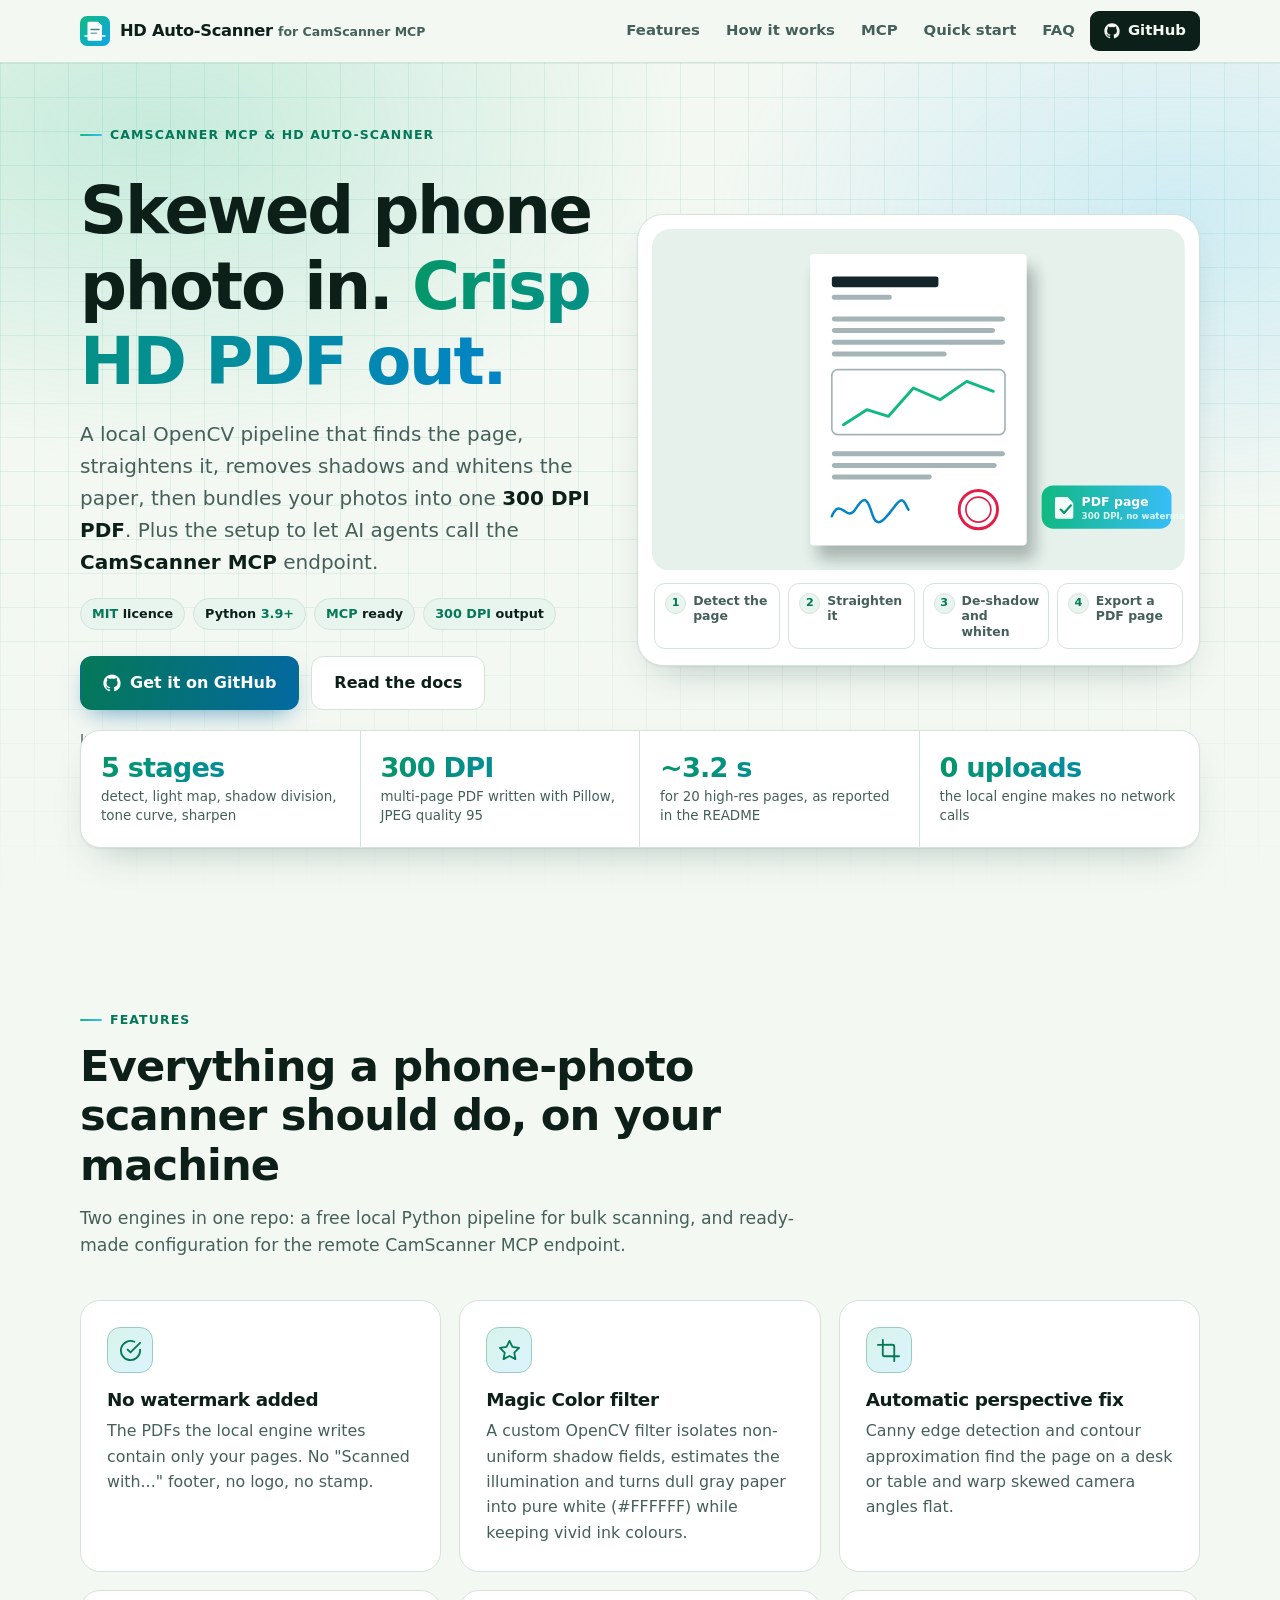
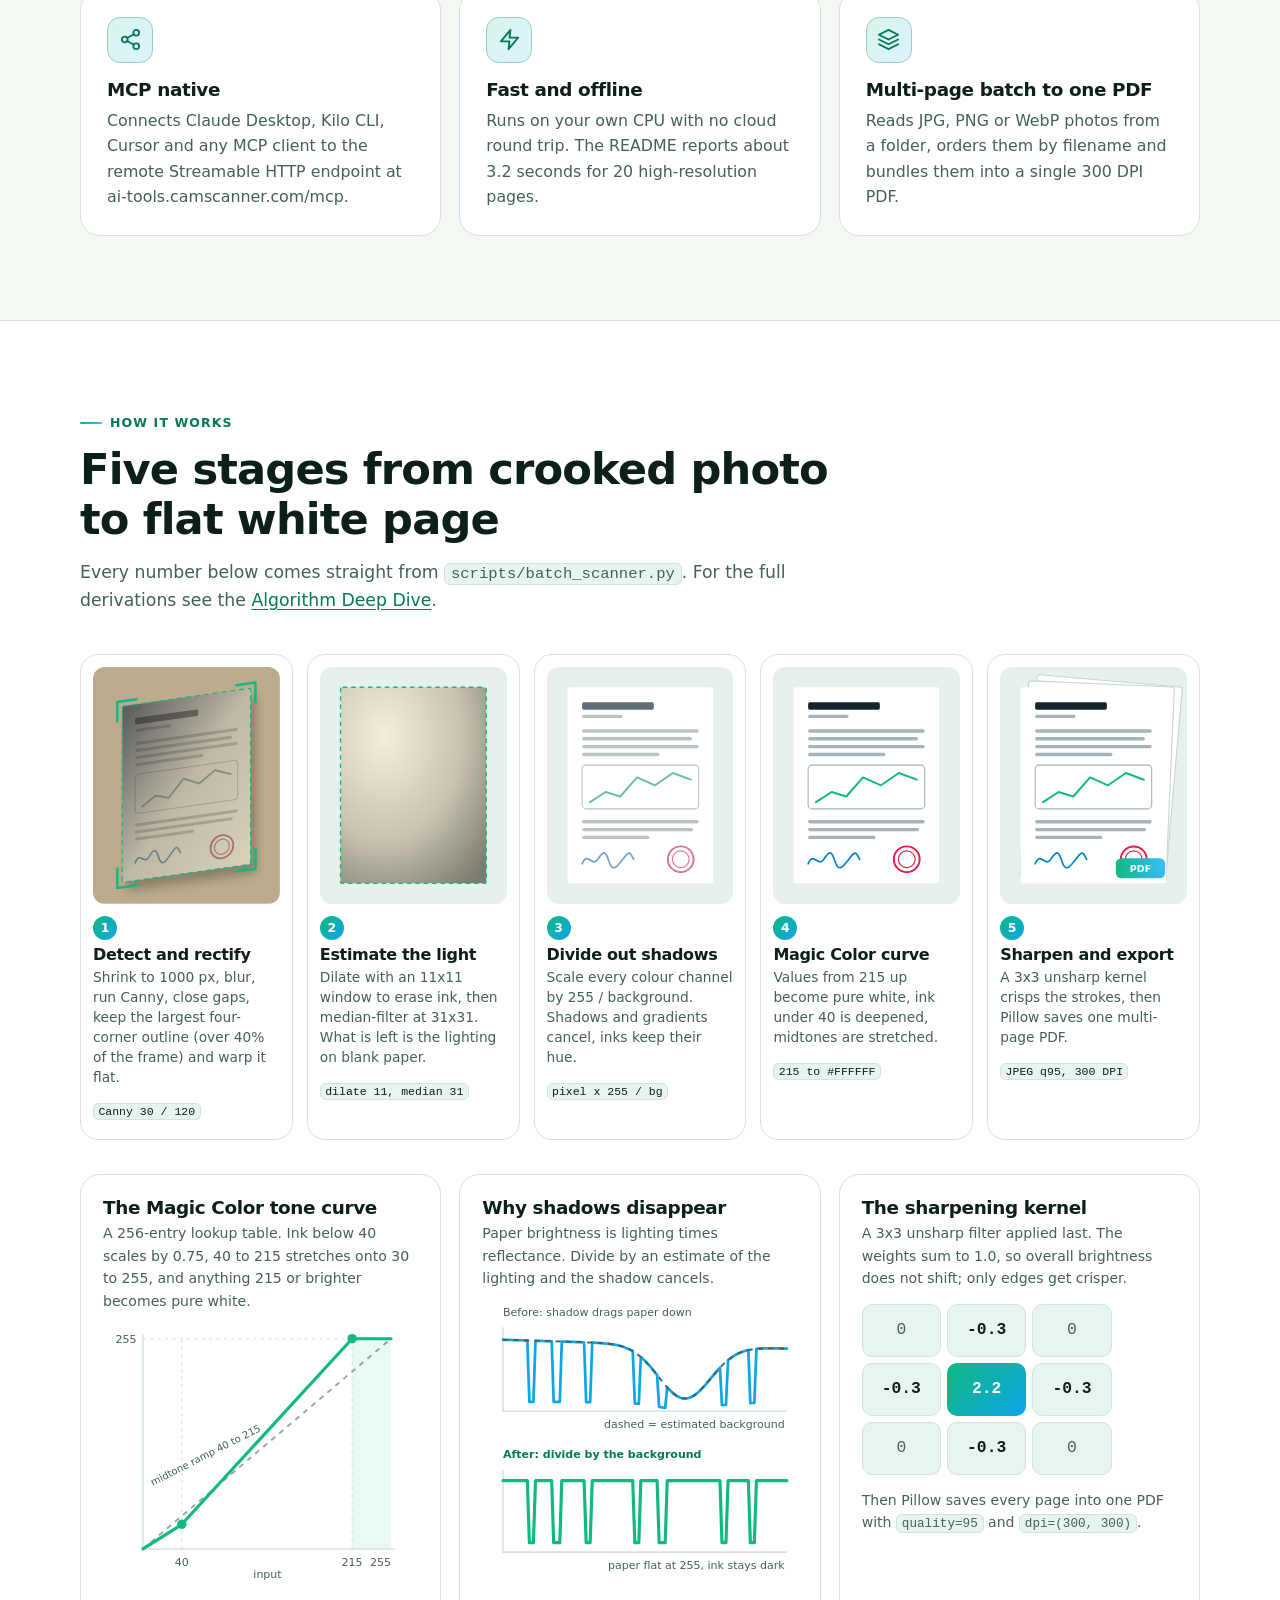
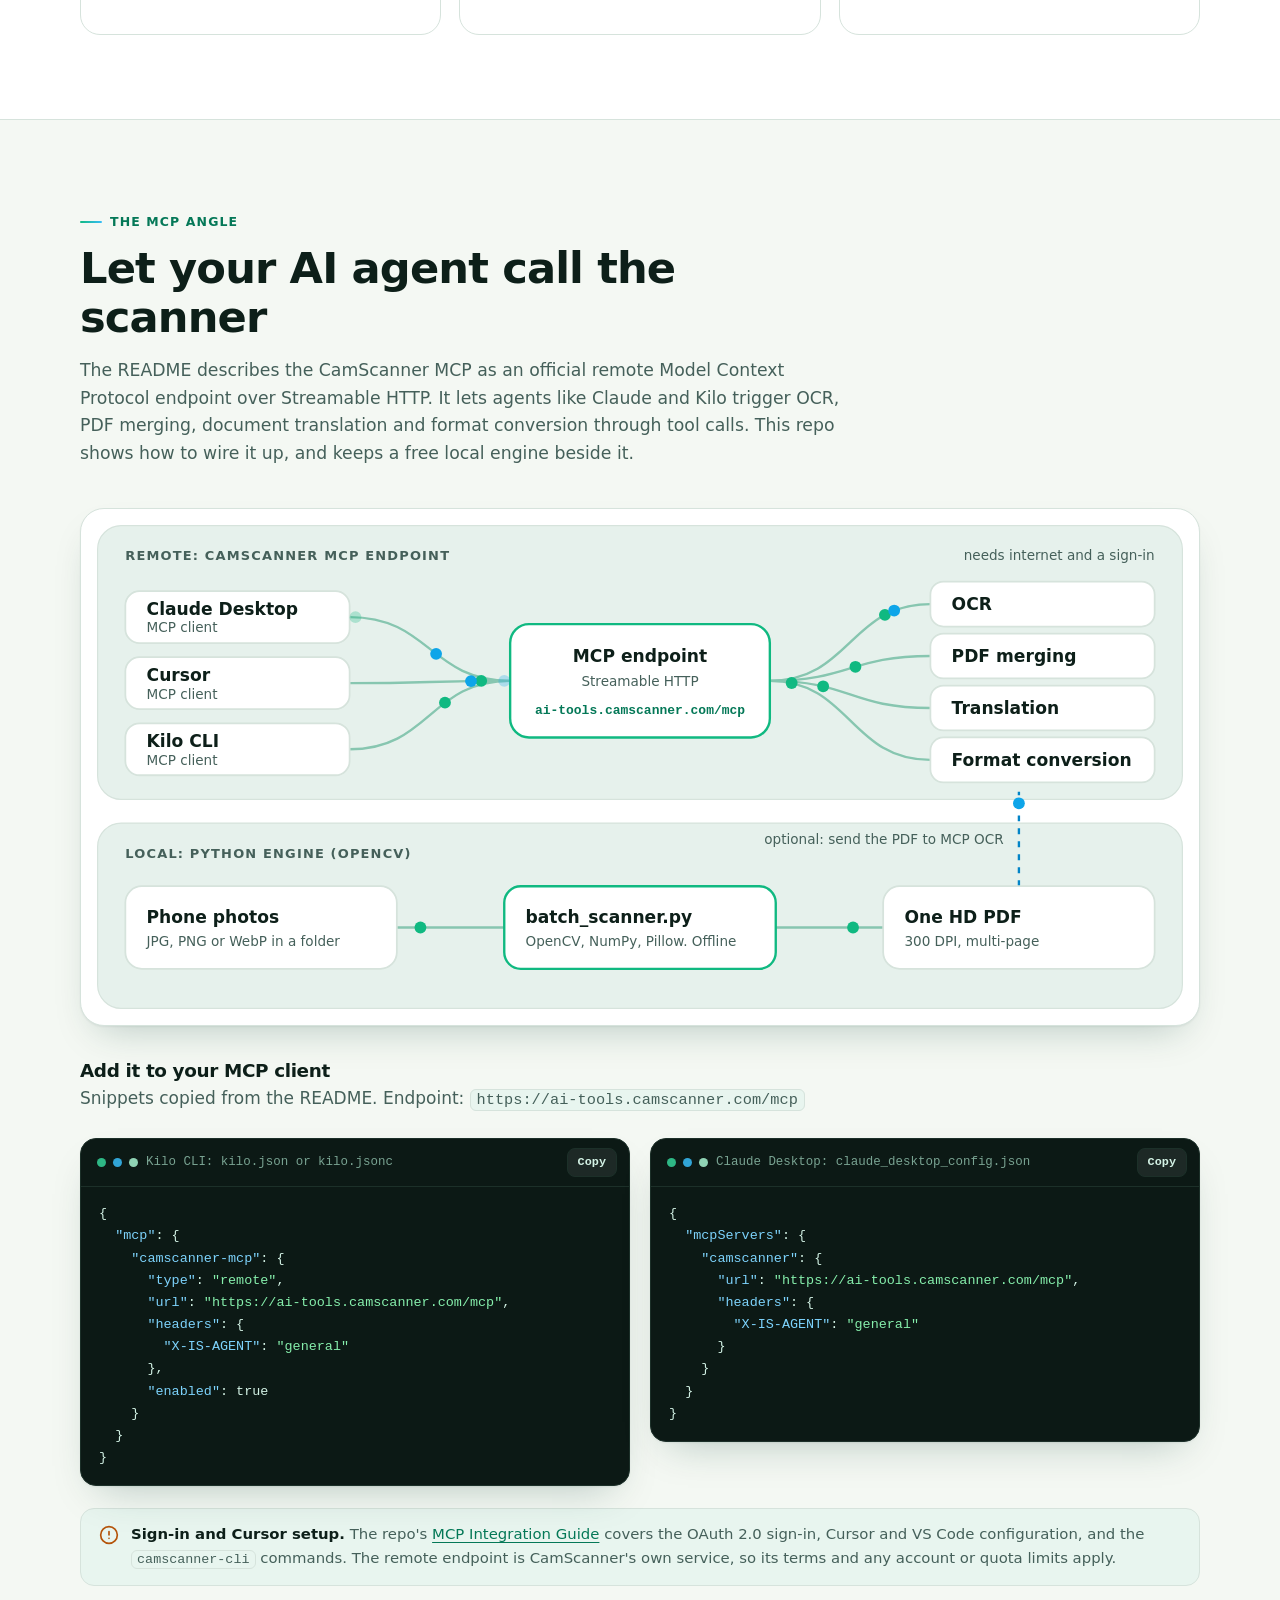
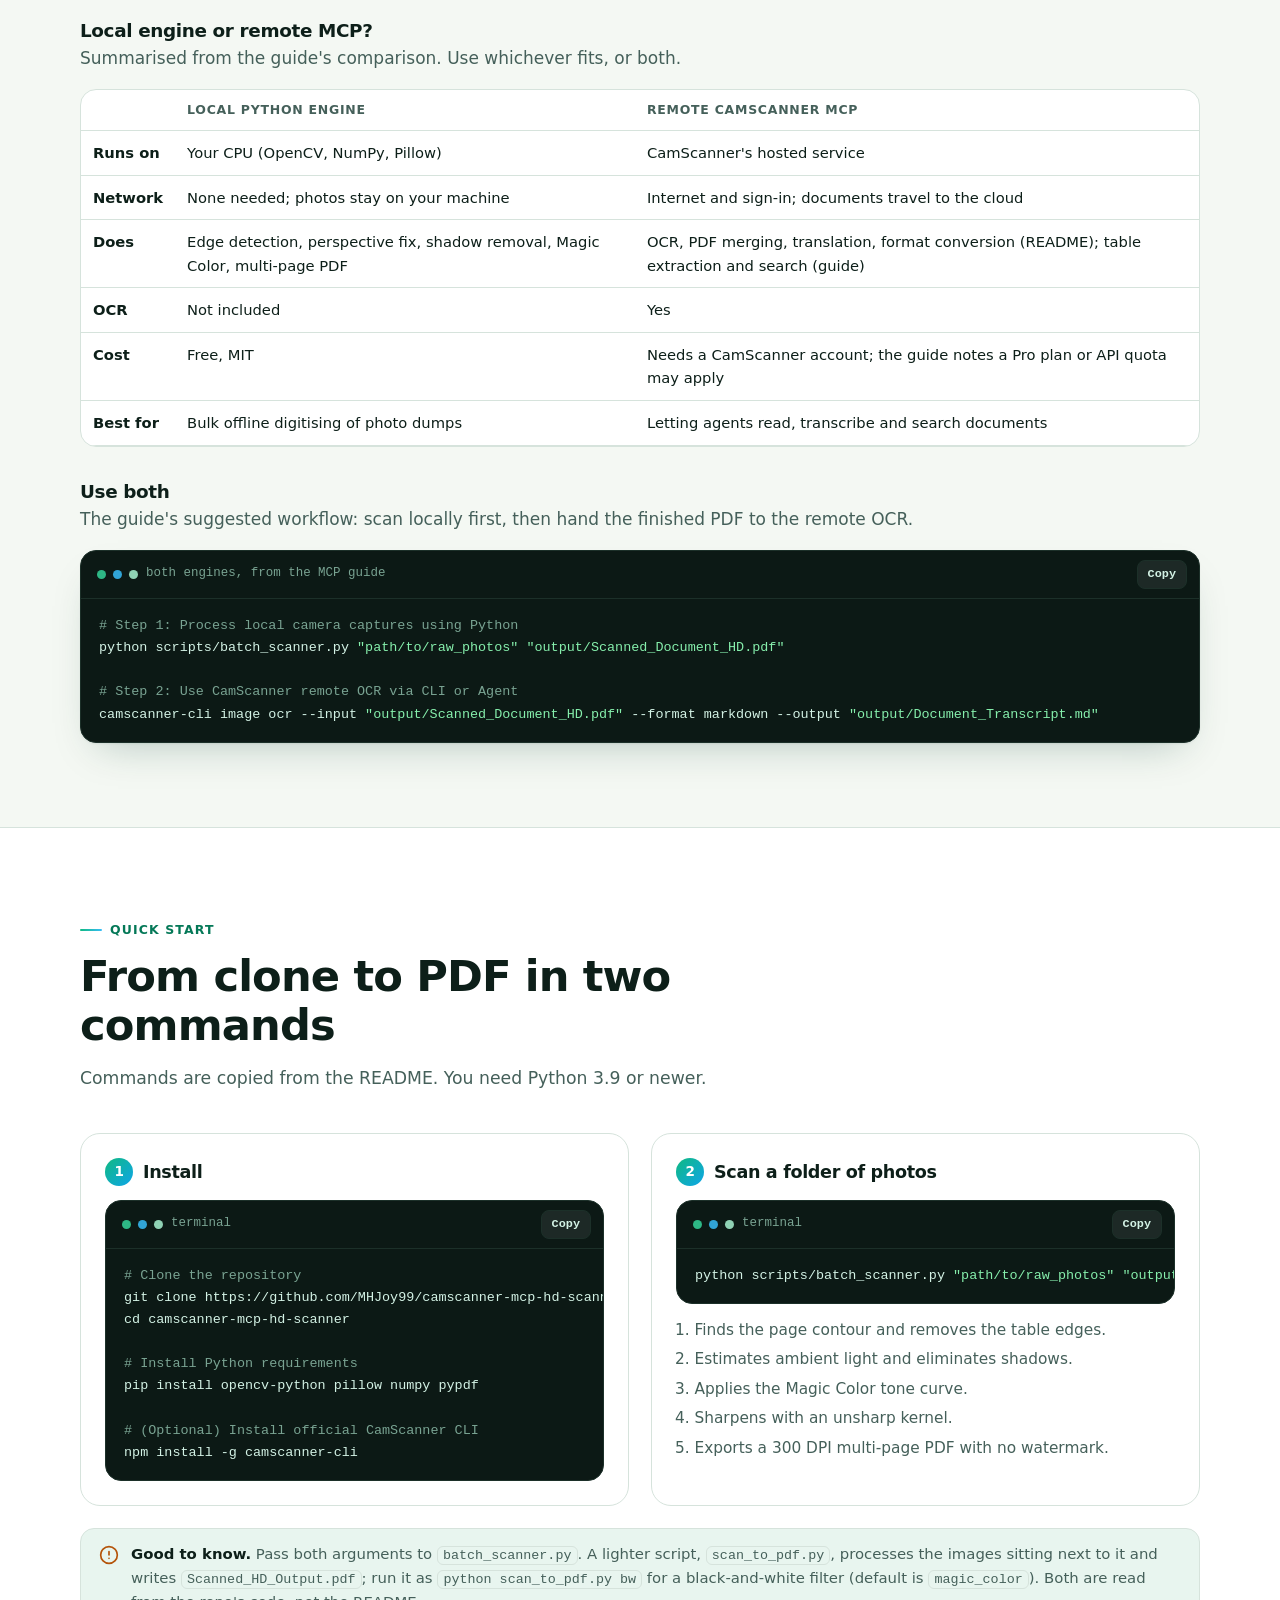
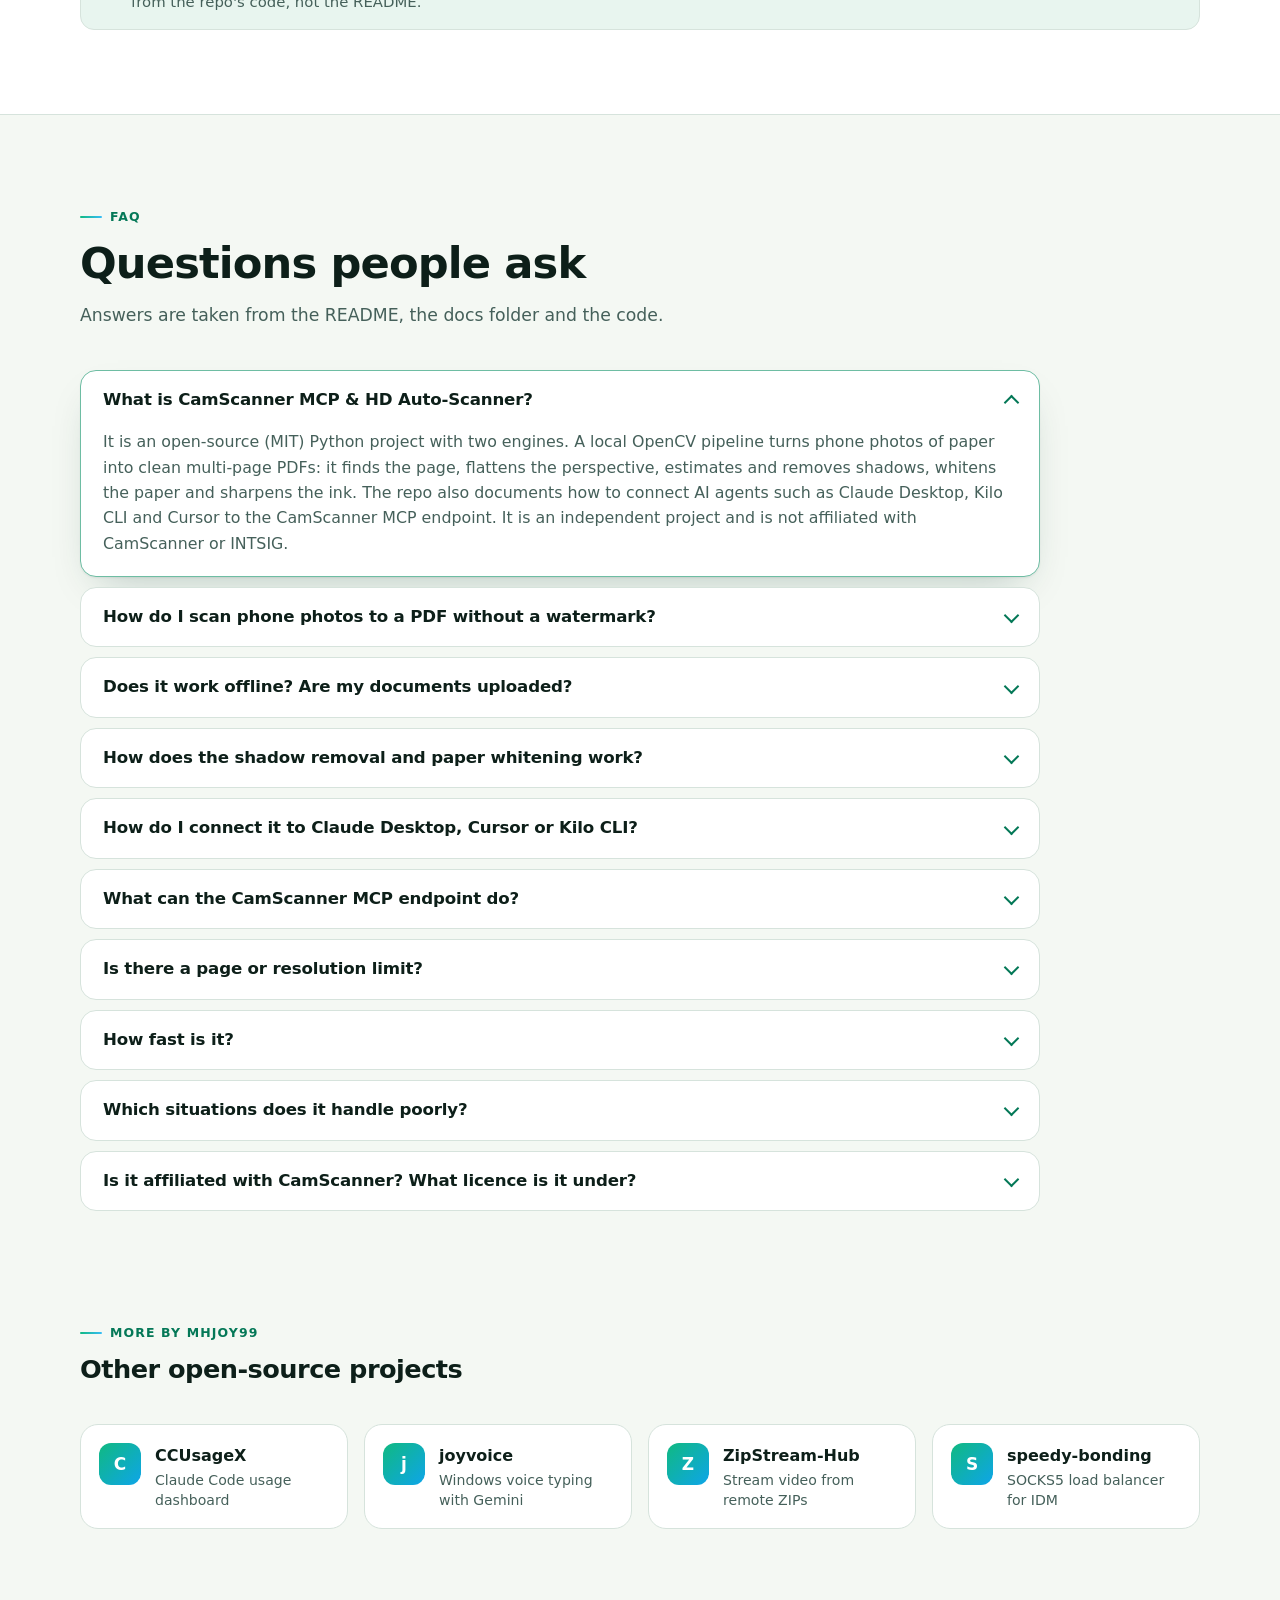
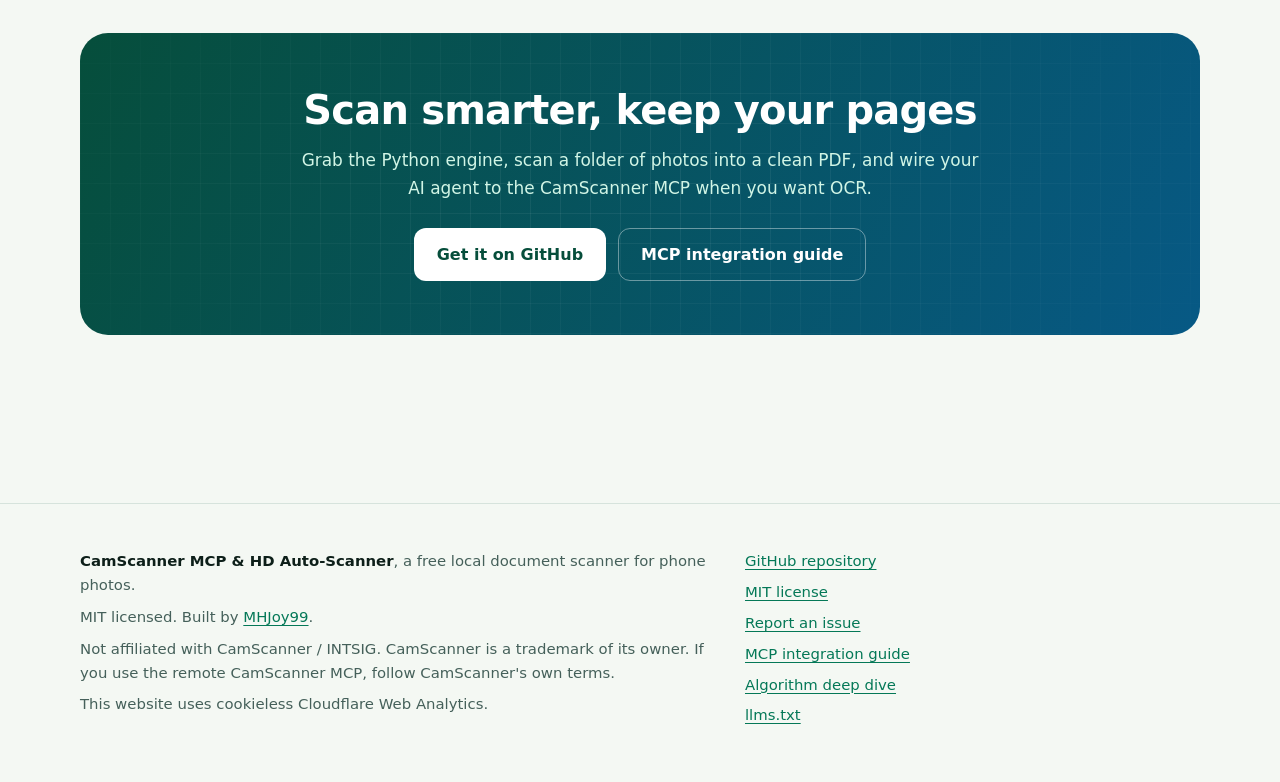
<file: index.html>
<!doctype html>
<html lang="en">
<head>
<meta charset="utf-8">
<meta name="viewport" content="width=device-width, initial-scale=1">
<title>CamScanner MCP &amp; HD Auto-Scanner: Free PDF Scanner</title>
<meta name="description" content="Free, open-source Python scanner: straightens phone photos, removes shadows, whitens paper, exports 300 DPI PDFs. CamScanner MCP setup for AI agents.">
<link rel="canonical" href="https://mhjoy99.github.io/camscanner-mcp-hd-scanner/">
<meta name="robots" content="index, follow, max-image-preview:large, max-snippet:-1">
<meta name="author" content="MHJoy99">
<meta name="theme-color" content="#f4f8f3" media="(prefers-color-scheme: light)">
<meta name="theme-color" content="#07110e" media="(prefers-color-scheme: dark)">
<link rel="icon" type="image/svg+xml" href="https://mhjoy99.github.io/camscanner-mcp-hd-scanner/favicon.svg">
<script>document.documentElement.className+=' js'</script>
<link rel="stylesheet" href="site.css">
<meta name="keywords" content="CamScanner MCP, CamScanner alternative, scan photos to PDF, document scanner Python OpenCV, shadow removal, perspective correction, 300 DPI PDF, Model Context Protocol, Claude Desktop MCP">
<meta property="og:type" content="website">
<meta property="og:site_name" content="CamScanner MCP & HD Auto-Scanner">
<meta property="og:title" content="CamScanner MCP &amp; HD Auto-Scanner: Free PDF Scanner">
<meta property="og:description" content="Free, open-source Python scanner: straightens phone photos, removes shadows, whitens paper, exports 300 DPI PDFs. CamScanner MCP setup for AI agents.">
<meta property="og:url" content="https://mhjoy99.github.io/camscanner-mcp-hd-scanner/">
<meta property="og:image" content="https://mhjoy99.github.io/camscanner-mcp-hd-scanner/og-image.png">
<meta property="og:image:width" content="1200">
<meta property="og:image:height" content="630">
<meta property="og:image:alt" content="A skewed, shadowy phone photo of a page becomes a crisp white PDF page: CamScanner MCP and HD Auto-Scanner">
<meta property="og:locale" content="en_US">
<meta name="twitter:card" content="summary_large_image">
<meta name="twitter:title" content="CamScanner MCP &amp; HD Auto-Scanner: Free PDF Scanner">
<meta name="twitter:description" content="Free, open-source Python scanner: straightens phone photos, removes shadows, whitens paper, exports 300 DPI PDFs. CamScanner MCP setup for AI agents.">
<meta name="twitter:image" content="https://mhjoy99.github.io/camscanner-mcp-hd-scanner/og-image.png">
<meta name="twitter:image:alt" content="A skewed, shadowy phone photo of a page becomes a crisp white PDF page">
<script type="application/ld+json">
{
  "@context": "https://schema.org",
  "@type": "SoftwareApplication",
  "@id": "https://mhjoy99.github.io/camscanner-mcp-hd-scanner/#app",
  "name": "CamScanner MCP & HD Auto-Scanner",
  "url": "https://mhjoy99.github.io/camscanner-mcp-hd-scanner/",
  "description": "Free, open-source Python scanner: straightens phone photos, removes shadows, whitens paper, exports 300 DPI PDFs. CamScanner MCP setup for AI agents.",
  "applicationCategory": "UtilitiesApplication",
  "applicationSubCategory": "Document scanner, MCP integration",
  "operatingSystem": "Any OS with Python 3.9+",
  "softwareRequirements": "Python 3.9+, opencv-python, pillow, numpy, pypdf",
  "offers": {
    "@type": "Offer",
    "price": "0",
    "priceCurrency": "USD"
  },
  "license": "https://opensource.org/licenses/MIT",
  "isAccessibleForFree": true,
  "codeRepository": "https://github.com/MHJoy99/camscanner-mcp-hd-scanner",
  "downloadUrl": "https://github.com/MHJoy99/camscanner-mcp-hd-scanner",
  "installUrl": "https://github.com/MHJoy99/camscanner-mcp-hd-scanner#-quick-start-guide",
  "image": "https://mhjoy99.github.io/camscanner-mcp-hd-scanner/og-image.png",
  "author": {
    "@type": "Person",
    "name": "MHJoy99",
    "url": "https://github.com/MHJoy99"
  },
  "featureList": [
    "Automatic perspective rectification",
    "Shadow removal and paper whitening (Magic Color)",
    "Multi-page batch to one 300 DPI PDF",
    "No watermark added by the local engine",
    "Runs locally with OpenCV",
    "CamScanner MCP setup for Claude Desktop, Kilo CLI and Cursor"
  ]
}
</script>
<script type="application/ld+json">
{
  "@context": "https://schema.org",
  "@type": "FAQPage",
  "@id": "https://mhjoy99.github.io/camscanner-mcp-hd-scanner/#faq",
  "mainEntity": [
    {
      "@type": "Question",
      "name": "What is CamScanner MCP & HD Auto-Scanner?",
      "acceptedAnswer": {
        "@type": "Answer",
        "text": "It is an open-source (MIT) Python project with two engines. A local OpenCV pipeline turns phone photos of paper into clean multi-page PDFs: it finds the page, flattens the perspective, estimates and removes shadows, whitens the paper and sharpens the ink. The repo also documents how to connect AI agents such as Claude Desktop, Kilo CLI and Cursor to the CamScanner MCP endpoint. It is an independent project and is not affiliated with CamScanner or INTSIG."
      }
    },
    {
      "@type": "Question",
      "name": "How do I scan phone photos to a PDF without a watermark?",
      "acceptedAnswer": {
        "@type": "Answer",
        "text": "Put your photos in a folder (JPG, PNG or WebP; the script also reads JPEG and BMP) and run python scripts/batch_scanner.py \"path/to/raw_photos\" \"output/Scanned_Document_HD.pdf\". The script processes the images in filename order, applies the Magic Color pipeline to each one and writes a single multi-page PDF. The local engine adds no stamp or watermark to the PDF it writes."
      }
    },
    {
      "@type": "Question",
      "name": "Does it work offline? Are my documents uploaded?",
      "acceptedAnswer": {
        "@type": "Answer",
        "text": "The local engine runs entirely on your machine with OpenCV, NumPy and Pillow, and its code makes no network calls, so your photos are not uploaded. The remote CamScanner MCP endpoint is different: the integration guide notes that it needs internet access and a sign-in, and that documents sent to it travel to CamScanner's cloud."
      }
    },
    {
      "@type": "Question",
      "name": "How does the shadow removal and paper whitening work?",
      "acceptedAnswer": {
        "@type": "Answer",
        "text": "It estimates the lighting first: a grayscale copy is dilated with an 11x11 kernel, which erases thin ink strokes, then smoothed with a 31x31 median filter. Each colour channel is then multiplied by 255 divided by that background estimate, which cancels uneven light and cast shadows. A tone curve maps values of 215 and above to pure white and deepens dark ink, and a 3x3 sharpening kernel finishes the page."
      }
    },
    {
      "@type": "Question",
      "name": "How do I connect it to Claude Desktop, Cursor or Kilo CLI?",
      "acceptedAnswer": {
        "@type": "Answer",
        "text": "Add the CamScanner MCP endpoint, https://ai-tools.camscanner.com/mcp, to your client's MCP configuration. The README shows a Kilo CLI snippet (type remote, with an X-IS-AGENT: general header) and a Claude Desktop snippet. The MCP Integration Guide in the repo also covers Cursor and VS Code, the OAuth 2.0 sign-in and the camscanner-cli commands."
      }
    },
    {
      "@type": "Question",
      "name": "What can the CamScanner MCP endpoint do?",
      "acceptedAnswer": {
        "@type": "Answer",
        "text": "According to the README it is a remote Model Context Protocol endpoint using Streamable HTTP that lets AI agents trigger OCR, PDF merging, document translation and format conversion through tool calls. The integration guide also lists table extraction and document search. These tools run on CamScanner's servers, not in this repo's Python engine."
      }
    },
    {
      "@type": "Question",
      "name": "Is there a page or resolution limit?",
      "acceptedAnswer": {
        "@type": "Answer",
        "text": "The README states there is no page cap and that the PDF is written at 300 DPI. In the code, every image found in the folder is processed and held in memory, then saved as one PDF with JPEG quality 95 and 300 DPI metadata, so very large batches are bounded by your available memory rather than by a built-in limit."
      }
    },
    {
      "@type": "Question",
      "name": "How fast is it?",
      "acceptedAnswer": {
        "@type": "Answer",
        "text": "The README reports about 3.2 seconds for 20 high-resolution pages on a CPU, and the Algorithm Deep Dive reports about 153 ms for one 12-megapixel page on its test machine. These are the author's own figures and will vary with your hardware."
      }
    },
    {
      "@type": "Question",
      "name": "Which situations does it handle poorly?",
      "acceptedAnswer": {
        "@type": "Answer",
        "text": "Page detection looks for a four-corner outline covering at least 40% of the frame. If it finds a different outline it falls back to a bounding box, and if it finds none it trims a 2.5% border. White paper on a white desk is hard for edge detection, and the scripts do not flatten curved book pages or correct glossy reflections, because a plain perspective warp assumes a flat sheet."
      }
    },
    {
      "@type": "Question",
      "name": "Is it affiliated with CamScanner? What licence is it under?",
      "acceptedAnswer": {
        "@type": "Answer",
        "text": "No. This is an independent project by MHJoy99 and is not affiliated with CamScanner or INTSIG. The README calls its filter \"CamScanner Magic Color\"; the repo reproduces a similar look with OpenCV, and CamScanner remains a trademark of its owner. The code is MIT licensed, free for personal, educational and commercial use."
      }
    }
  ]
}
</script>
<script type="application/ld+json">
{
  "@context": "https://schema.org",
  "@type": "BreadcrumbList",
  "itemListElement": [
    {
      "@type": "ListItem",
      "position": 1,
      "name": "MHJoy99",
      "item": "https://github.com/MHJoy99"
    },
    {
      "@type": "ListItem",
      "position": 2,
      "name": "CamScanner MCP & HD Auto-Scanner",
      "item": "https://mhjoy99.github.io/camscanner-mcp-hd-scanner/"
    }
  ]
}
</script>
</head>
<body>
<svg width="0" height="0" style="position:absolute" aria-hidden="true" focusable="false"><defs>
<linearGradient id="gScan" x1="0" y1="0" x2="1" y2="0"><stop offset="0" stop-color="#10b981"/><stop offset="1" stop-color="#38bdf8"/></linearGradient>
<linearGradient id="gTrail" x1="0" y1="1" x2="0" y2="0"><stop offset="0" stop-color="#34d399" stop-opacity=".38"/><stop offset="1" stop-color="#34d399" stop-opacity="0"/></linearGradient>
<linearGradient id="gDesk" x1="0" y1="0" x2="1" y2="1"><stop offset="0" stop-color="#cdbd9f"/><stop offset="1" stop-color="#a08c70"/></linearGradient>
<linearGradient id="gShadow" x1="0" y1="0" x2="1" y2="1"><stop offset="0" stop-color="#171c29" stop-opacity=".66"/><stop offset=".5" stop-color="#171c29" stop-opacity=".14"/><stop offset="1" stop-color="#171c29" stop-opacity="0"/></linearGradient>
<radialGradient id="gLight" cx=".3" cy=".25" r=".95"><stop offset="0" stop-color="#f4efdc"/><stop offset=".55" stop-color="#c9c4b0"/><stop offset="1" stop-color="#7d7b6e"/></radialGradient>
<filter id="fBlur" x="-20%" y="-20%" width="140%" height="140%"><feGaussianBlur stdDeviation="9"/></filter>
<filter id="fHand" x="-50%" y="-50%" width="200%" height="200%"><feGaussianBlur stdDeviation="16"/></filter>
<filter id="fSoft"><feGaussianBlur stdDeviation=".9"/></filter>
<clipPath id="cPanel"><rect width="640" height="410" rx="18"/></clipPath>
<clipPath id="cDirty"><rect class="dirty-clip" x="-142" y="-176" width="284" height="360"/></clipPath>
<clipPath id="cPage"><rect x="-144" y="-176" width="288" height="352"/></clipPath>
<g id="doc">
<rect class="d-ink" x="-104" y="-148" width="128" height="13" rx="3"/>
<rect class="d-soft" x="-104" y="-126" width="72" height="6" rx="3"/>
<rect class="d-soft" x="-104" y="-100" width="208" height="6" rx="3"/>
<rect class="d-soft" x="-104" y="-86" width="196" height="6" rx="3"/>
<rect class="d-soft" x="-104" y="-72" width="208" height="6" rx="3"/>
<rect class="d-soft" x="-104" y="-58" width="138" height="6" rx="3"/>
<rect class="d-box" x="-104" y="-36" width="208" height="78" rx="7"/>
<polyline class="d-a" points="-90,30 -62,12 -36,20 -6,-14 26,0 58,-22 90,-10"/>
<rect class="d-soft" x="-104" y="62" width="208" height="6" rx="3"/>
<rect class="d-soft" x="-104" y="76" width="198" height="6" rx="3"/>
<rect class="d-soft" x="-104" y="90" width="120" height="6" rx="3"/>
<circle class="d-b" cx="72" cy="132" r="23"/><circle class="d-b" cx="72" cy="132" r="15" style="stroke-width:2"/>
<path class="d-c" d="M-104 140 c10 -24 18 8 28 -8 s14 -16 20 4 s14 10 26 -6 s12 -8 18 2"/></g>
</defs></svg>
<a class="skip" href="#main">Skip to content</a>
<header class="top"><div class="wrap bar">
  <a class="brand" href="#top" aria-label="CamScanner MCP and HD Auto-Scanner, top of page"><svg viewBox="0 0 64 64" aria-hidden="true"><defs><linearGradient id="gl" x1="0" y1="0" x2="1" y2="1"><stop offset="0" stop-color="#10b981"/><stop offset="1" stop-color="#0ea5e9"/></linearGradient></defs>
<rect width="64" height="64" rx="15" fill="url(#gl)"/>
<path d="M19 12h19l9 9v29a3 3 0 0 1-3 3H19a3 3 0 0 1-3-3V15a3 3 0 0 1 3-3z" fill="#fff"/>
<path d="M38 12v9h9" fill="#d6f3e8"/>
<rect x="22" y="27" width="20" height="3.4" rx="1.7" fill="#0f766e" opacity=".85"/><rect x="22" y="35" width="15" height="3.4" rx="1.7" fill="#0f766e" opacity=".55"/>
<rect x="9" y="41" width="46" height="3.4" rx="1.7" fill="#fff" opacity=".95"/><rect x="9" y="41" width="46" height="3.4" rx="1.7" fill="none"/></svg><span>HD Auto-Scanner <small>for CamScanner MCP</small></span></a>
  <nav class="main" aria-label="Primary"><a href="#features">Features</a><a href="#how">How it works</a><a href="#mcp">MCP</a><a href="#quickstart">Quick start</a><a href="#faq">FAQ</a><a class="gh" href="https://github.com/MHJoy99/camscanner-mcp-hd-scanner"><svg viewBox="0 0 24 24" aria-hidden="true"><path d="M12 .5C5.65.5.5 5.65.5 12c0 5.08 3.29 9.39 7.86 10.91.58.1.79-.25.79-.56v-2c-3.2.7-3.87-1.37-3.87-1.37-.52-1.33-1.28-1.69-1.28-1.69-1.05-.72.08-.7.08-.7 1.15.08 1.76 1.19 1.76 1.19 1.03 1.76 2.69 1.25 3.35.96.1-.75.4-1.25.73-1.54-2.55-.29-5.24-1.28-5.24-5.69 0-1.26.45-2.29 1.19-3.1-.12-.29-.52-1.46.11-3.05 0 0 .97-.31 3.17 1.18a11 11 0 0 1 5.76 0c2.2-1.49 3.17-1.18 3.17-1.18.63 1.59.23 2.76.11 3.05.74.81 1.19 1.84 1.19 3.1 0 4.42-2.69 5.39-5.25 5.68.41.36.78 1.06.78 2.14v3.17c0 .31.21.67.8.56A11.51 11.51 0 0 0 23.5 12C23.5 5.65 18.35.5 12 .5Z"/></svg>GitHub</a></nav>
</div></header>
<main id="main">
<div class="hero" id="top"><div class="wrap hero-grid">
  <div>
    <p class="eyebrow">CamScanner MCP &amp; HD Auto-Scanner</p>
    <h1>Skewed phone photo in. <span class="grad">Crisp HD PDF out.</span></h1>
    <p class="lead">A local OpenCV pipeline that finds the page, straightens it, removes shadows and whitens the paper, then bundles your photos into one <strong>300 DPI PDF</strong>. Plus the setup to let AI agents call the <strong>CamScanner MCP</strong> endpoint.</p>
    <ul class="badges" aria-label="Project facts"><li><b>MIT</b> licence</li><li>Python <b>3.9+</b></li><li><b>MCP</b> ready</li><li><b>300 DPI</b> output</li></ul>
    <div class="cta"><a class="btn primary" href="https://github.com/MHJoy99/camscanner-mcp-hd-scanner"><svg viewBox="0 0 24 24" aria-hidden="true"><path d="M12 .5C5.65.5.5 5.65.5 12c0 5.08 3.29 9.39 7.86 10.91.58.1.79-.25.79-.56v-2c-3.2.7-3.87-1.37-3.87-1.37-.52-1.33-1.28-1.69-1.28-1.69-1.05-.72.08-.7.08-.7 1.15.08 1.76 1.19 1.76 1.19 1.03 1.76 2.69 1.25 3.35.96.1-.75.4-1.25.73-1.54-2.55-.29-5.24-1.28-5.24-5.69 0-1.26.45-2.29 1.19-3.1-.12-.29-.52-1.46.11-3.05 0 0 .97-.31 3.17 1.18a11 11 0 0 1 5.76 0c2.2-1.49 3.17-1.18 3.17-1.18.63 1.59.23 2.76.11 3.05.74.81 1.19 1.84 1.19 3.1 0 4.42-2.69 5.39-5.25 5.68.41.36.78 1.06.78 2.14v3.17c0 .31.21.67.8.56A11.51 11.51 0 0 0 23.5 12C23.5 5.65 18.35.5 12 .5Z"/></svg>Get it on GitHub</a><a class="btn ghost" href="https://github.com/MHJoy99/camscanner-mcp-hd-scanner#readme">Read the docs</a></div>
    <p class="fine">Independent open-source project. Not affiliated with CamScanner / INTSIG.</p>
  </div>
  <figure class="stage" style="margin:0">
    <svg class="hero-svg" viewBox="0 0 640 410" role="img" aria-labelledby="hv-t hv-d">
<title id="hv-t">Animated scan: from skewed phone photo to a crisp PDF page</title>
<desc id="hv-d">A tilted, shadowy phone photo of a document on a desk gets its four corners detected, is straightened to a flat page, then a scan line sweeps down removing the shadow and whitening the paper, ending as a clean 300 DPI PDF page.</desc>
<g clip-path="url(#cPanel)">
<rect class="hv-bg" width="640" height="410"/>
<g class="scene">
  <g class="desk">
    <rect width="640" height="410" fill="url(#gDesk)"/>
    <g fill="none" stroke="#8a7658" stroke-opacity=".35" stroke-width="2">
      <path d="M0 52 C160 36 320 70 640 48"/><path d="M0 118 C200 100 380 140 640 112"/><path d="M0 300 C180 284 400 320 640 296"/><path d="M0 372 C220 356 420 392 640 366"/>
    </g>
    <circle cx="88" cy="70" r="30" fill="none" stroke="#7b5f45" stroke-opacity=".42" stroke-width="6"/>
    <g transform="rotate(-24 560 330)"><rect x="470" y="322" width="190" height="16" rx="8" fill="#2f3b4a"/><rect x="470" y="322" width="38" height="16" rx="8" fill="#10b981"/></g>
  </g>
  <g transform="translate(320 205)">
    <g class="pg">
      <rect class="pg-shadow" x="-122" y="-160" width="262" height="352" rx="8" filter="url(#fBlur)"/>
      <rect class="paper" x="-130" y="-175" width="260" height="350" rx="4"/>
      <use href="#doc" class="clean"/>
      <g clip-path="url(#cDirty)">
        <g class="page-dirty">
          <rect class="paper-dirty" x="-130" y="-175" width="260" height="350" rx="4"/>
          <use href="#doc" class="dirty" filter="url(#fSoft)"/>
          <rect x="-130" y="-175" width="260" height="350" fill="url(#gShadow)"/>
          <ellipse class="hand hand-anim" cx="78" cy="-120" rx="86" ry="64" filter="url(#fHand)"/>
        </g>
      </g>
      <g clip-path="url(#cPage)"><g class="scan">
        <rect class="scan-trail" x="-144" y="-216" width="288" height="40"/>
        <rect class="scan-line" x="-144" y="-178" width="288" height="3.5" rx="1.7"/>
        <rect class="scan-glow" x="-144" y="-180" width="288" height="7" filter="url(#fSoft)"/>
      </g></g>
      <rect class="outline" x="-130" y="-175" width="260" height="350" rx="3"/>
      <g class="brackets">
        <path class="brk" d="M-140 -146 V-185 H-101"/><path class="brk" d="M140 -146 V-185 H101"/>
        <path class="brk" d="M-140 146 V185 H-101"/><path class="brk" d="M140 146 V185 H101"/>
      </g>
    </g>
  </g>
  <g class="badge" transform="translate(468 308)">
    <rect class="badge-bg" width="156" height="52" rx="14"/>
    <path d="M18 14h13l7 7v17a2 2 0 0 1-2 2H18a2 2 0 0 1-2-2V16a2 2 0 0 1 2-2z" fill="#fff" fill-opacity=".95"/>
    <path d="M23 29l4 4 8-9" fill="none" stroke="#059669" stroke-width="2.6" stroke-linecap="round" stroke-linejoin="round"/>
    <text class="badge-t" x="48" y="25">PDF page</text><text class="badge-s" x="48" y="40">300 DPI, no watermark</text>
  </g>
</g>
</g>
</svg>
    <ol class="steps"><li>Detect the page</li><li>Straighten it</li><li>De-shadow and whiten</li><li>Export a PDF page</li></ol>
    <figcaption class="sr-only">Looping animation of the scan pipeline: detect, straighten, de-shadow and whiten, export.</figcaption>
  </figure>
</div>
<div class="wrap"><div class="stats rv" role="list">
  <div class="stat" role="listitem"><b class="grad">5 stages</b><span>detect, light map, shadow division, tone curve, sharpen</span></div>
  <div class="stat" role="listitem"><b class="grad">300 DPI</b><span>multi-page PDF written with Pillow, JPEG quality 95</span></div>
  <div class="stat" role="listitem"><b class="grad">~3.2 s</b><span>for 20 high-res pages, as reported in the README</span></div>
  <div class="stat" role="listitem"><b class="grad">0 uploads</b><span>the local engine makes no network calls</span></div>
</div></div>
</div>

<section id="features" aria-labelledby="f-t"><div class="wrap">
  <div class="sec-head rv"><span class="eyebrow">Features</span><h2 id="f-t">Everything a phone-photo scanner should do, on your machine</h2><p>Two engines in one repo: a free local Python pipeline for bulk scanning, and ready-made configuration for the remote CamScanner MCP endpoint.</p></div>
  <div class="cards">
<article class="card rv" style="--d:0s"><div class="ico"><svg viewBox="0 0 24 24" aria-hidden="true"><path d="M22 11.08V12a10 10 0 1 1-5.93-9.14"/><polyline points="22 4 12 14.01 9 11.01"/></svg></div><h3>No watermark added</h3><p>The PDFs the local engine writes contain only your pages. No "Scanned with..." footer, no logo, no stamp.</p></article>
<article class="card rv" style="--d:0.08s"><div class="ico"><svg viewBox="0 0 24 24" aria-hidden="true"><polygon points="12 2 15.09 8.26 22 9.27 17 14.14 18.18 21.02 12 17.77 5.82 21.02 7 14.14 2 9.27 8.91 8.26 12 2"/></svg></div><h3>Magic Color filter</h3><p>A custom OpenCV filter isolates non-uniform shadow fields, estimates the illumination and turns dull gray paper into pure white (#FFFFFF) while keeping vivid ink colours.</p></article>
<article class="card rv" style="--d:0.16s"><div class="ico"><svg viewBox="0 0 24 24" aria-hidden="true"><path d="M6.13 1L6 16a2 2 0 0 0 2 2h15"/><path d="M1 6.13L16 6a2 2 0 0 1 2 2v15"/></svg></div><h3>Automatic perspective fix</h3><p>Canny edge detection and contour approximation find the page on a desk or table and warp skewed camera angles flat.</p></article>
<article class="card rv" style="--d:0s"><div class="ico"><svg viewBox="0 0 24 24" aria-hidden="true"><circle cx="18" cy="5" r="3"/><circle cx="6" cy="12" r="3"/><circle cx="18" cy="19" r="3"/><line x1="8.59" y1="13.51" x2="15.42" y2="17.49"/><line x1="15.41" y1="6.51" x2="8.59" y2="10.49"/></svg></div><h3>MCP native</h3><p>Connects Claude Desktop, Kilo CLI, Cursor and any MCP client to the remote Streamable HTTP endpoint at ai-tools.camscanner.com/mcp.</p></article>
<article class="card rv" style="--d:0.08s"><div class="ico"><svg viewBox="0 0 24 24" aria-hidden="true"><polygon points="13 2 3 14 12 14 11 22 21 10 12 10 13 2"/></svg></div><h3>Fast and offline</h3><p>Runs on your own CPU with no cloud round trip. The README reports about 3.2 seconds for 20 high-resolution pages.</p></article>
<article class="card rv" style="--d:0.16s"><div class="ico"><svg viewBox="0 0 24 24" aria-hidden="true"><polygon points="12 2 2 7 12 12 22 7 12 2"/><polyline points="2 17 12 22 22 17"/><polyline points="2 12 12 17 22 12"/></svg></div><h3>Multi-page batch to one PDF</h3><p>Reads JPG, PNG or WebP photos from a folder, orders them by filename and bundles them into a single 300 DPI PDF.</p></article>
  </div>
</div></section>

<section id="how" class="alt" aria-labelledby="h-t"><div class="wrap">
  <div class="sec-head rv"><span class="eyebrow">How it works</span><h2 id="h-t">Five stages from crooked photo to flat white page</h2><p>Every number below comes straight from <code>scripts/batch_scanner.py</code>. For the full derivations see the <a href="https://github.com/MHJoy99/camscanner-mcp-hd-scanner/blob/main/docs/ALGORITHM_DEEP_DIVE.md">Algorithm Deep Dive</a>.</p></div>
  <ol class="pipe">
<li class="rv" style="--d:0s"><figure>
<svg class="thumb" viewBox="-150 -190 300 380" role="img" aria-label="Stage 1: Detect and rectify"><rect x="-150" y="-190" width="300" height="380" class="thumb-desk"/><g transform="rotate(-8) skewX(-8) scale(.8)"><rect class="pg-shadow" x="-120" y="-158" width="262" height="352" rx="8" filter="url(#fBlur)"/><rect class="paper-dirty" x="-130" y="-175" width="260" height="350" rx="4"/><use href="#doc" class="dirty"/><rect x="-130" y="-175" width="260" height="350" fill="url(#gShadow)"/><rect class="outline" x="-130" y="-175" width="260" height="350" rx="3" style="opacity:1"/><g><path class="brk" style="opacity:1" d="M-140 -146 V-185 H-101"/><path class="brk" style="opacity:1" d="M140 -146 V-185 H101"/><path class="brk" style="opacity:1" d="M-140 146 V185 H-101"/><path class="brk" style="opacity:1" d="M140 146 V185 H101"/></g></g></svg>
<span class="n">1</span><h3>Detect and rectify</h3><p>Shrink to 1000 px, blur, run Canny, close gaps, keep the largest four-corner outline (over 40% of the frame) and warp it flat.</p><code>Canny 30 / 120</code></figure></li>
<li class="rv" style="--d:0.07s"><figure>
<svg class="thumb" viewBox="-150 -190 300 380" role="img" aria-label="Stage 2: Estimate the light"><g transform="scale(.9)"><rect x="-130" y="-175" width="260" height="350" rx="4" class="thumb-light"/><rect x="-130" y="-175" width="260" height="350" rx="4" fill="none" stroke="#10b981" stroke-width="2.5" stroke-dasharray="8 7"/></g></svg>
<span class="n">2</span><h3>Estimate the light</h3><p>Dilate with an 11x11 window to erase ink, then median-filter at 31x31. What is left is the lighting on blank paper.</p><code>dilate 11, median 31</code></figure></li>
<li class="rv" style="--d:0.14s"><figure>
<svg class="thumb" viewBox="-150 -190 300 380" role="img" aria-label="Stage 3: Divide out shadows"><g transform="scale(.9)"><rect class="paper" x="-130" y="-175" width="260" height="350" rx="4"/><use href="#doc" class="divided"/></g></svg>
<span class="n">3</span><h3>Divide out shadows</h3><p>Scale every colour channel by 255 / background. Shadows and gradients cancel, inks keep their hue.</p><code>pixel x 255 / bg</code></figure></li>
<li class="rv" style="--d:0.21000000000000002s"><figure>
<svg class="thumb" viewBox="-150 -190 300 380" role="img" aria-label="Stage 4: Magic Color curve"><g transform="scale(.9)"><rect class="paper" x="-130" y="-175" width="260" height="350" rx="4"/><use href="#doc" class="clean"/></g></svg>
<span class="n">4</span><h3>Magic Color curve</h3><p>Values from 215 up become pure white, ink under 40 is deepened, midtones are stretched.</p><code>215 to #FFFFFF</code></figure></li>
<li class="rv" style="--d:0.28s"><figure>
<svg class="thumb" viewBox="-150 -190 300 380" role="img" aria-label="Stage 5: Sharpen and export"><g transform="scale(.9)"><g transform="translate(14 -12) rotate(5)"><rect x="-130" y="-175" width="260" height="350" rx="4" fill="#fff" stroke="#c9d6d0" stroke-width="2"/></g><g transform="translate(7 -6) rotate(2.5)"><rect x="-130" y="-175" width="260" height="350" rx="4" fill="#fff" stroke="#c9d6d0" stroke-width="2"/></g><rect class="paper" x="-130" y="-175" width="260" height="350" rx="4"/><use href="#doc" class="clean"/><g transform="translate(84 148)"><rect x="-44" y="-18" width="88" height="36" rx="10" fill="url(#gScan)"/><text x="0" y="6" text-anchor="middle" fill="#fff" font-size="17" font-weight="800" font-family="system-ui,sans-serif">PDF</text></g></g></svg>
<span class="n">5</span><h3>Sharpen and export</h3><p>A 3x3 unsharp kernel crisps the strokes, then Pillow saves one multi-page PDF.</p><code>JPEG q95, 300 DPI</code></figure></li>
  </ol>
  <div class="deep">
    <article class="card rv"><h3>The Magic Color tone curve</h3><p class="note">A 256-entry lookup table. Ink below 40 scales by 0.75, 40 to 215 stretches onto 30 to 255, and anything 215 or brighter becomes pure white.</p><svg class="plot" viewBox="0 0 300 262" role="img" aria-label="Tone curve: input 0 to 39 is scaled by 0.75, 40 to 214 stretches onto 30 to 255, 215 and above maps to 255, pure white">
<rect class="region" x="237" y="14" width="37" height="200"/>
<path class="grid" d="M38 14H274 M75 214V14 M237 214V14"/>
<path class="axis" d="M38 10V214H278"/>
<path class="l-dash" d="M38 214L274 14" style="opacity:.55"/>
<polyline class="l-em draw" pathLength="1" points="38,214 74.1,191.3 75,190.5 237,14 274,14"/>
<circle class="dot" cx="75" cy="190.5" r="4.5"/><circle class="dot" cx="237" cy="14" r="4.5"/>
<text class="lab" x="75" y="230" text-anchor="middle">40</text>
<text class="lab" x="237" y="230" text-anchor="middle">215</text>
<text class="lab" x="274" y="230" text-anchor="end">255</text><text class="lab" x="156.5" y="242" text-anchor="middle">input</text>
<text class="lab" x="32" y="18" text-anchor="end">255</text>
<text class="lab em" x="156.5" y="-8" text-anchor="middle">near-white clips to #FFFFFF</text>
<text class="lab" x="99.1" y="127.7" transform="rotate(-27 99.1 127.7)" text-anchor="middle" style="font-size:9.5px">midtone ramp 40 to 215</text>
</svg></article>
    <article class="card rv" style="--d:.08s"><h3>Why shadows disappear</h3><p class="note">Paper brightness is lighting times reflectance. Divide by an estimate of the lighting and the shadow cancels.</p><svg class="plot" viewBox="0 0 300 262" role="img" aria-label="Brightness profile across a page: before, a shadow dips the paper level; after dividing by the estimated background the paper is flat and only ink remains dark">
<text class="lab" x="20" y="13">Before: shadow drags paper down</text>
<path class="axis" d="M20 24V104H290"/>
<polyline class="l-sky draw" pathLength="1" points="20,35.9 21.9,36 23.9,36 25.8,36.1 27.7,36.1 29.6,36.2 31.6,36.3 33.5,36.3 35.4,36.4 37.4,36.4 39.3,36.5 41.2,36.6 43.1,36.6 45.1,95 47,95 48.9,95 50.9,36.9 52.8,36.9 54.7,37 56.6,37 58.6,37.1 60.5,37.2 62.4,37.2 64.4,37.3 66.3,37.4 68.2,95.1 70.1,95.1 72.1,95.1 74,95.1 75.9,37.7 77.9,37.7 79.8,37.8 81.7,37.8 83.6,37.9 85.6,38 87.5,38 89.4,38.1 91.4,38.1 93.3,38.2 95.2,38.3 97.1,38.3 99.1,95.3 101,95.3 102.9,95.3 104.9,38.6 106.8,38.7 108.7,38.8 110.6,38.9 112.6,39.1 114.5,39.2 116.4,39.4 118.4,39.5 120.3,39.7 122.2,40 124.1,40.3 126.1,40.6 128,40.9 129.9,41.4 131.9,41.9 133.8,42.4 135.7,43.1 137.6,43.9 139.6,44.7 141.5,45.7 143.4,46.7 145.4,96.5 147.3,96.7 149.2,96.9 151.1,52.4 153.1,54.1 155,56 156.9,58 158.9,60.1 160.8,62.3 162.7,64.6 164.6,67 166.6,69.4 168.5,99.7 170.4,100 172.4,100.4 174.3,100.7 176.2,81.2 178.1,83.3 180.1,85.2 182,86.9 183.9,88.4 185.9,89.7 187.8,90.7 189.7,91.4 191.6,91.8 193.6,91.8 195.5,91.6 197.4,91.1 199.4,90.3 201.3,89.2 203.2,87.9 205.1,86.3 207.1,84.6 209,82.6 210.9,80.6 212.9,78.4 214.8,76.1 216.7,73.8 218.6,71.5 220.6,69.2 222.5,66.9 224.4,64.7 226.4,62.6 228.3,98.2 230.2,98 232.1,97.7 234.1,55.3 236,53.8 237.9,52.4 239.9,51.1 241.8,50 243.7,49.1 245.6,48.2 247.6,47.4 249.5,46.8 251.4,46.2 253.4,45.8 255.3,96.2 257.2,96.1 259.1,96.1 261.1,44.6 263,44.4 264.9,44.3 266.9,44.2 268.8,44.1 270.7,44.1 272.6,44.1 274.6,44.1 276.5,44.1 278.4,44.1 280.4,44.1 282.3,44.2 284.2,44.2 286.1,44.3 288.1,44.3 290,44.4"/>
<polyline class="l-dash" points="20,35.9 21.9,36 23.9,36 25.8,36.1 27.7,36.1 29.6,36.2 31.6,36.3 33.5,36.3 35.4,36.4 37.4,36.4 39.3,36.5 41.2,36.6 43.1,36.6 45.1,36.7 47,36.7 48.9,36.8 50.9,36.9 52.8,36.9 54.7,37 56.6,37 58.6,37.1 60.5,37.2 62.4,37.2 64.4,37.3 66.3,37.4 68.2,37.4 70.1,37.5 72.1,37.5 74,37.6 75.9,37.7 77.9,37.7 79.8,37.8 81.7,37.8 83.6,37.9 85.6,38 87.5,38 89.4,38.1 91.4,38.1 93.3,38.2 95.2,38.3 97.1,38.3 99.1,38.4 101,38.5 102.9,38.6 104.9,38.6 106.8,38.7 108.7,38.8 110.6,38.9 112.6,39.1 114.5,39.2 116.4,39.4 118.4,39.5 120.3,39.7 122.2,40 124.1,40.3 126.1,40.6 128,40.9 129.9,41.4 131.9,41.9 133.8,42.4 135.7,43.1 137.6,43.9 139.6,44.7 141.5,45.7 143.4,46.7 145.4,47.9 147.3,49.3 149.2,50.8 151.1,52.4 153.1,54.1 155,56 156.9,58 158.9,60.1 160.8,62.3 162.7,64.6 164.6,67 166.6,69.4 168.5,71.8 170.4,74.3 172.4,76.7 174.3,79 176.2,81.2 178.1,83.3 180.1,85.2 182,86.9 183.9,88.4 185.9,89.7 187.8,90.7 189.7,91.4 191.6,91.8 193.6,91.8 195.5,91.6 197.4,91.1 199.4,90.3 201.3,89.2 203.2,87.9 205.1,86.3 207.1,84.6 209,82.6 210.9,80.6 212.9,78.4 214.8,76.1 216.7,73.8 218.6,71.5 220.6,69.2 222.5,66.9 224.4,64.7 226.4,62.6 228.3,60.6 230.2,58.7 232.1,56.9 234.1,55.3 236,53.8 237.9,52.4 239.9,51.1 241.8,50 243.7,49.1 245.6,48.2 247.6,47.4 249.5,46.8 251.4,46.2 253.4,45.8 255.3,45.4 257.2,45 259.1,44.8 261.1,44.6 263,44.4 264.9,44.3 266.9,44.2 268.8,44.1 270.7,44.1 272.6,44.1 274.6,44.1 276.5,44.1 278.4,44.1 280.4,44.1 282.3,44.2 284.2,44.2 286.1,44.3 288.1,44.3 290,44.4"/>
<text class="lab" x="288" y="120" text-anchor="end">dashed = estimated background</text>
<text class="lab em" x="20" y="148">After: divide by the background</text>
<path class="axis" d="M20 160V238H290"/>
<polyline class="l-em draw" pathLength="1" points="20,170 21.9,170 23.9,170 25.8,170 27.7,170 29.6,170 31.6,170 33.5,170 35.4,170 37.4,170 39.3,170 41.2,170 43.1,170 45.1,228.9 47,228.9 48.9,228.9 50.9,170 52.8,170 54.7,170 56.6,170 58.6,170 60.5,170 62.4,170 64.4,170 66.3,170 68.2,228.9 70.1,228.9 72.1,228.9 74,228.9 75.9,170 77.9,170 79.8,170 81.7,170 83.6,170 85.6,170 87.5,170 89.4,170 91.4,170 93.3,170 95.2,170 97.1,170 99.1,228.9 101,228.9 102.9,228.9 104.9,170 106.8,170 108.7,170 110.6,170 112.6,170 114.5,170 116.4,170 118.4,170 120.3,170 122.2,170 124.1,170 126.1,170 128,170 129.9,170 131.9,170 133.8,170 135.7,170 137.6,170 139.6,170 141.5,170 143.4,170 145.4,228.9 147.3,228.9 149.2,228.9 151.1,170 153.1,170 155,170 156.9,170 158.9,170 160.8,170 162.7,170 164.6,170 166.6,170 168.5,228.9 170.4,228.9 172.4,228.9 174.3,228.9 176.2,170 178.1,170 180.1,170 182,170 183.9,170 185.9,170 187.8,170 189.7,170 191.6,170 193.6,170 195.5,170 197.4,170 199.4,170 201.3,170 203.2,170 205.1,170 207.1,170 209,170 210.9,170 212.9,170 214.8,170 216.7,170 218.6,170 220.6,170 222.5,170 224.4,170 226.4,170 228.3,228.9 230.2,228.9 232.1,228.9 234.1,170 236,170 237.9,170 239.9,170 241.8,170 243.7,170 245.6,170 247.6,170 249.5,170 251.4,170 253.4,170 255.3,228.9 257.2,228.9 259.1,228.9 261.1,170 263,170 264.9,170 266.9,170 268.8,170 270.7,170 272.6,170 274.6,170 276.5,170 278.4,170 280.4,170 282.3,170 284.2,170 286.1,170 288.1,170 290,170"/>
<text class="lab" x="288" y="254" text-anchor="end">paper flat at 255, ink stays dark</text>
</svg></article>
    <article class="card rv" style="--d:.16s"><h3>The sharpening kernel</h3><p class="note">A 3x3 unsharp filter applied last. The weights sum to 1.0, so overall brightness does not shift; only edges get crisper.</p>
      <div class="kernel" role="img" aria-label="3 by 3 kernel: 0, minus 0.3, 0; minus 0.3, 2.2, minus 0.3; 0, minus 0.3, 0"><span class="z">0</span><span>-0.3</span><span class="z">0</span><span>-0.3</span><span class="c">2.2</span><span>-0.3</span><span class="z">0</span><span>-0.3</span><span class="z">0</span></div>
      <p class="note">Then Pillow saves every page into one PDF with <code>quality=95</code> and <code>dpi=(300, 300)</code>.</p></article>
  </div>
</div></section>

<section id="mcp" class="mcp-sec" aria-labelledby="m-t"><div class="wrap">
  <div class="sec-head rv"><span class="eyebrow">The MCP angle</span><h2 id="m-t">Let your AI agent call the scanner</h2><p>The README describes the CamScanner MCP as an official remote Model Context Protocol endpoint over Streamable HTTP. It lets agents like Claude and Kilo trigger OCR, PDF merging, document translation and format conversion through tool calls. This repo shows how to wire it up, and keeps a free local engine beside it.</p></div>
  <div class="diagram rv"><svg class="mcp" viewBox="0 0 920 410" role="img" aria-labelledby="mcp-t mcp-d">
<title id="mcp-t">How AI agents reach the CamScanner MCP endpoint, and the separate local engine</title>
<desc id="mcp-d">Top lane: MCP clients such as Claude Desktop, Cursor and Kilo CLI call the remote CamScanner MCP endpoint over Streamable HTTP, which exposes tools such as OCR, PDF merging, translation and format conversion. Bottom lane: the local Python engine turns phone photos into a 300 DPI PDF without any network. An optional dashed link sends that PDF to MCP OCR.</desc>
<rect class="lane" x="0.5" y="0.5" width="919" height="232" rx="20"/>
<text class="cap" x="24" y="30">REMOTE: CAMSCANNER MCP ENDPOINT</text>
<text class="t2" x="896" y="30" text-anchor="end">needs internet and a sign-in</text>
<rect class="lane" x="0.5" y="252.5" width="919" height="157" rx="20"/>
<text class="cap" x="24" y="282">LOCAL: PYTHON ENGINE (OPENCV)</text>
<path class="wire" d="M214 78 C282 78 282 132 350 132"/><path class="wire" d="M214 134 C282 134 282 132 350 132"/><path class="wire" d="M214 190 C282 190 282 132 350 132"/><path class="wire" d="M570 132 C638 132 638 67 706 67"/><path class="wire" d="M570 132 C638 132 638 111 706 111"/><path class="wire" d="M570 132 C638 132 638 155 706 155"/><path class="wire" d="M570 132 C638 132 638 199 706 199"/><path class="wire" d="M254 341H345"/><path class="wire" d="M575 341H666"/>
<path class="wire dash" d="M781 306V226"/>
<text class="t2" x="768" y="270" text-anchor="end">optional: send the PDF to MCP OCR</text>
<rect class="node" x="24" y="56" width="190" height="44" rx="12"/><text class="t" x="42" y="76">Claude Desktop</text><text class="t2" x="42" y="91">MCP client</text><rect class="node" x="24" y="112" width="190" height="44" rx="12"/><text class="t" x="42" y="132">Cursor</text><text class="t2" x="42" y="147">MCP client</text><rect class="node" x="24" y="168" width="190" height="44" rx="12"/><text class="t" x="42" y="188">Kilo CLI</text><text class="t2" x="42" y="203">MCP client</text><rect class="node" x="706" y="48" width="190" height="38" rx="11"/><text class="t" x="724" y="72">OCR</text><rect class="node" x="706" y="92" width="190" height="38" rx="11"/><text class="t" x="724" y="116">PDF merging</text><rect class="node" x="706" y="136" width="190" height="38" rx="11"/><text class="t" x="724" y="160">Translation</text><rect class="node" x="706" y="180" width="190" height="38" rx="11"/><text class="t" x="724" y="204">Format conversion</text>
<rect class="node hot" x="350" y="84" width="220" height="96" rx="16"/>
<text class="t" x="460" y="116" text-anchor="middle">MCP endpoint</text>
<text class="t2" x="460" y="136" text-anchor="middle">Streamable HTTP</text>
<text class="mono" x="460" y="160" text-anchor="middle">ai-tools.camscanner.com/mcp</text>
<rect class="node" x="24" y="306" width="230" height="70" rx="14"/><text class="t" x="42" y="337">Phone photos</text><text class="t2" x="42" y="357">JPG, PNG or WebP in a folder</text>
<rect class="node hot" x="345" y="306" width="230" height="70" rx="14"/><text class="t" x="363" y="337">batch_scanner.py</text><text class="t2" x="363" y="357">OpenCV, NumPy, Pillow. Offline</text>
<rect class="node" x="666" y="306" width="230" height="70" rx="14"/><text class="t" x="684" y="337">One HD PDF</text><text class="t2" x="684" y="357">300 DPI, multi-page</text>
<circle class="pk " r="5" opacity="0"><animateMotion dur="2.6s" begin="0s" repeatCount="indefinite" path="M214 78 C282 78 282 132 350 132"/><animate attributeName="opacity" values="0;1;1;0" keyTimes="0;.12;.88;1" dur="2.6s" begin="0s" repeatCount="indefinite"/></circle><circle class="pk s" r="5" opacity="0"><animateMotion dur="2.6s" begin="1.5s" repeatCount="indefinite" path="M350 132 C282 132 282 78 214 78"/><animate attributeName="opacity" values="0;1;1;0" keyTimes="0;.12;.88;1" dur="2.6s" begin="1.5s" repeatCount="indefinite"/></circle><circle class="pk " r="5" opacity="0"><animateMotion dur="2.6s" begin="0.55s" repeatCount="indefinite" path="M214 134 C282 134 282 132 350 132"/><animate attributeName="opacity" values="0;1;1;0" keyTimes="0;.12;.88;1" dur="2.6s" begin="0.55s" repeatCount="indefinite"/></circle><circle class="pk s" r="5" opacity="0"><animateMotion dur="2.6s" begin="2.05s" repeatCount="indefinite" path="M350 132 C282 132 282 134 214 134"/><animate attributeName="opacity" values="0;1;1;0" keyTimes="0;.12;.88;1" dur="2.6s" begin="2.05s" repeatCount="indefinite"/></circle><circle class="pk " r="5" opacity="0"><animateMotion dur="2.6s" begin="1.1s" repeatCount="indefinite" path="M214 190 C282 190 282 132 350 132"/><animate attributeName="opacity" values="0;1;1;0" keyTimes="0;.12;.88;1" dur="2.6s" begin="1.1s" repeatCount="indefinite"/></circle><circle class="pk s" r="5" opacity="0"><animateMotion dur="2.6s" begin="2.6s" repeatCount="indefinite" path="M350 132 C282 132 282 190 214 190"/><animate attributeName="opacity" values="0;1;1;0" keyTimes="0;.12;.88;1" dur="2.6s" begin="2.6s" repeatCount="indefinite"/></circle><circle class="pk " r="5" opacity="0"><animateMotion dur="2.4s" begin="0.9s" repeatCount="indefinite" path="M570 132 C638 132 638 67 706 67"/><animate attributeName="opacity" values="0;1;1;0" keyTimes="0;.12;.88;1" dur="2.4s" begin="0.9s" repeatCount="indefinite"/></circle><circle class="pk s" r="5" opacity="0"><animateMotion dur="2.4s" begin="2.2s" repeatCount="indefinite" path="M706 67 C638 67 638 132 570 132"/><animate attributeName="opacity" values="0;1;1;0" keyTimes="0;.12;.88;1" dur="2.4s" begin="2.2s" repeatCount="indefinite"/></circle><circle class="pk " r="5" opacity="0"><animateMotion dur="2.4s" begin="1.4s" repeatCount="indefinite" path="M570 132 C638 132 638 111 706 111"/><animate attributeName="opacity" values="0;1;1;0" keyTimes="0;.12;.88;1" dur="2.4s" begin="1.4s" repeatCount="indefinite"/></circle><circle class="pk s" r="5" opacity="0"><animateMotion dur="2.4s" begin="2.7s" repeatCount="indefinite" path="M706 111 C638 111 638 132 570 132"/><animate attributeName="opacity" values="0;1;1;0" keyTimes="0;.12;.88;1" dur="2.4s" begin="2.7s" repeatCount="indefinite"/></circle><circle class="pk " r="5" opacity="0"><animateMotion dur="2.4s" begin="1.9s" repeatCount="indefinite" path="M570 132 C638 132 638 155 706 155"/><animate attributeName="opacity" values="0;1;1;0" keyTimes="0;.12;.88;1" dur="2.4s" begin="1.9s" repeatCount="indefinite"/></circle><circle class="pk s" r="5" opacity="0"><animateMotion dur="2.4s" begin="3.2s" repeatCount="indefinite" path="M706 155 C638 155 638 132 570 132"/><animate attributeName="opacity" values="0;1;1;0" keyTimes="0;.12;.88;1" dur="2.4s" begin="3.2s" repeatCount="indefinite"/></circle><circle class="pk " r="5" opacity="0"><animateMotion dur="2.4s" begin="2.4s" repeatCount="indefinite" path="M570 132 C638 132 638 199 706 199"/><animate attributeName="opacity" values="0;1;1;0" keyTimes="0;.12;.88;1" dur="2.4s" begin="2.4s" repeatCount="indefinite"/></circle><circle class="pk s" r="5" opacity="0"><animateMotion dur="2.4s" begin="3.7s" repeatCount="indefinite" path="M706 199 C638 199 638 132 570 132"/><animate attributeName="opacity" values="0;1;1;0" keyTimes="0;.12;.88;1" dur="2.4s" begin="3.7s" repeatCount="indefinite"/></circle><circle class="pk " r="5" opacity="0"><animateMotion dur="2.2s" begin="0s" repeatCount="indefinite" path="M254 341H345"/><animate attributeName="opacity" values="0;1;1;0" keyTimes="0;.12;.88;1" dur="2.2s" begin="0s" repeatCount="indefinite"/></circle><circle class="pk " r="5" opacity="0"><animateMotion dur="2.2s" begin="1.1s" repeatCount="indefinite" path="M575 341H666"/><animate attributeName="opacity" values="0;1;1;0" keyTimes="0;.12;.88;1" dur="2.2s" begin="1.1s" repeatCount="indefinite"/></circle><circle class="pk s" r="5" opacity="0"><animateMotion dur="2.6s" begin="0.4s" repeatCount="indefinite" path="M781 306V226"/><animate attributeName="opacity" values="0;1;1;0" keyTimes="0;.12;.88;1" dur="2.6s" begin="0.4s" repeatCount="indefinite"/></circle>
</svg></div>
  <h3 class="sub">Add it to your MCP client</h3>
  <p class="muted">Snippets copied from the README. Endpoint: <code>https://ai-tools.camscanner.com/mcp</code></p>
  <div class="two">
    <div class="rv"><div class="codeblock"><div class="hd"><i></i><span>Kilo CLI: kilo.json or kilo.jsonc</span><button type="button" hidden data-copy="{&#10;  &quot;mcp&quot;: {&#10;    &quot;camscanner-mcp&quot;: {&#10;      &quot;type&quot;: &quot;remote&quot;,&#10;      &quot;url&quot;: &quot;https://ai-tools.camscanner.com/mcp&quot;,&#10;      &quot;headers&quot;: {&#10;        &quot;X-IS-AGENT&quot;: &quot;general&quot;&#10;      },&#10;      &quot;enabled&quot;: true&#10;    }&#10;  }&#10;}">Copy</button></div><pre><code>{
  <span class="k">"mcp"</span>: {
    <span class="k">"camscanner-mcp"</span>: {
      <span class="k">"type"</span>: <span class="s">"remote"</span>,
      <span class="k">"url"</span>: <span class="s">"https://ai-tools.camscanner.com/mcp"</span>,
      <span class="k">"headers"</span>: {
        <span class="k">"X-IS-AGENT"</span>: <span class="s">"general"</span>
      },
      <span class="k">"enabled"</span>: true
    }
  }
}</code></pre></div></div>
    <div class="rv" style="--d:.08s"><div class="codeblock"><div class="hd"><i></i><span>Claude Desktop: claude_desktop_config.json</span><button type="button" hidden data-copy="{&#10;  &quot;mcpServers&quot;: {&#10;    &quot;camscanner&quot;: {&#10;      &quot;url&quot;: &quot;https://ai-tools.camscanner.com/mcp&quot;,&#10;      &quot;headers&quot;: {&#10;        &quot;X-IS-AGENT&quot;: &quot;general&quot;&#10;      }&#10;    }&#10;  }&#10;}">Copy</button></div><pre><code>{
  <span class="k">"mcpServers"</span>: {
    <span class="k">"camscanner"</span>: {
      <span class="k">"url"</span>: <span class="s">"https://ai-tools.camscanner.com/mcp"</span>,
      <span class="k">"headers"</span>: {
        <span class="k">"X-IS-AGENT"</span>: <span class="s">"general"</span>
      }
    }
  }
}</code></pre></div></div>
  </div>
  <div class="callout rv"><svg viewBox="0 0 24 24" aria-hidden="true"><circle cx="12" cy="12" r="10"/><line x1="12" y1="8" x2="12" y2="12"/><line x1="12" y1="16" x2="12.01" y2="16"/></svg><p><strong>Sign-in and Cursor setup.</strong> The repo's <a href="https://github.com/MHJoy99/camscanner-mcp-hd-scanner/blob/main/docs/MCP_INTEGRATION_GUIDE.md">MCP Integration Guide</a> covers the OAuth 2.0 sign-in, Cursor and VS Code configuration, and the <code>camscanner-cli</code> commands. The remote endpoint is CamScanner's own service, so its terms and any account or quota limits apply.</p></div>

  <h3 class="sub">Local engine or remote MCP?</h3>
  <p class="muted">Summarised from the guide's comparison. Use whichever fits, or both.</p>
  <div class="tablewrap rv"><table class="params">
    <thead><tr><th></th><th>Local Python engine</th><th>Remote CamScanner MCP</th></tr></thead>
    <tbody>
      <tr><td>Runs on</td><td>Your CPU (OpenCV, NumPy, Pillow)</td><td>CamScanner's hosted service</td></tr>
      <tr><td>Network</td><td>None needed; photos stay on your machine</td><td>Internet and sign-in; documents travel to the cloud</td></tr>
      <tr><td>Does</td><td>Edge detection, perspective fix, shadow removal, Magic Color, multi-page PDF</td><td>OCR, PDF merging, translation, format conversion (README); table extraction and search (guide)</td></tr>
      <tr><td>OCR</td><td>Not included</td><td>Yes</td></tr>
      <tr><td>Cost</td><td>Free, MIT</td><td>Needs a CamScanner account; the guide notes a Pro plan or API quota may apply</td></tr>
      <tr><td>Best for</td><td>Bulk offline digitising of photo dumps</td><td>Letting agents read, transcribe and search documents</td></tr>
    </tbody></table></div>
  <h3 class="sub">Use both</h3>
  <p class="muted">The guide's suggested workflow: scan locally first, then hand the finished PDF to the remote OCR.</p>
  <div class="rv"><div class="codeblock"><div class="hd"><i></i><span>both engines, from the MCP guide</span><button type="button" hidden data-copy="# Step 1: Process local camera captures using Python&#10;python scripts/batch_scanner.py &quot;path/to/raw_photos&quot; &quot;output/Scanned_Document_HD.pdf&quot;&#10;&#10;# Step 2: Use CamScanner remote OCR via CLI or Agent&#10;camscanner-cli image ocr --input &quot;output/Scanned_Document_HD.pdf&quot; --format markdown --output &quot;output/Document_Transcript.md&quot;">Copy</button></div><pre><code><span class="c"># Step 1: Process local camera captures using Python</span>
python scripts/batch_scanner.py <span class="s">"path/to/raw_photos"</span> <span class="s">"output/Scanned_Document_HD.pdf"</span>

<span class="c"># Step 2: Use CamScanner remote OCR via CLI or Agent</span>
camscanner-cli image ocr --input <span class="s">"output/Scanned_Document_HD.pdf"</span> --format markdown --output <span class="s">"output/Document_Transcript.md"</span></code></pre></div></div>
</div></section>

<section id="quickstart" class="alt" aria-labelledby="q-t"><div class="wrap">
  <div class="sec-head rv"><span class="eyebrow">Quick start</span><h2 id="q-t">From clone to PDF in two commands</h2><p>Commands are copied from the README. You need Python 3.9 or newer.</p></div>
  <div class="qs">
    <div class="step rv"><h3><b>1</b>Install</h3><div class="codeblock"><div class="hd"><i></i><span>terminal</span><button type="button" hidden data-copy="# Clone the repository&#10;git clone https://github.com/MHJoy99/camscanner-mcp-hd-scanner.git&#10;cd camscanner-mcp-hd-scanner&#10;&#10;# Install Python requirements&#10;pip install opencv-python pillow numpy pypdf&#10;&#10;# (Optional) Install official CamScanner CLI&#10;npm install -g camscanner-cli">Copy</button></div><pre><code><span class="c"># Clone the repository</span>
git clone https://github.com/MHJoy99/camscanner-mcp-hd-scanner.git
cd camscanner-mcp-hd-scanner

<span class="c"># Install Python requirements</span>
pip install opencv-python pillow numpy pypdf

<span class="c"># (Optional) Install official CamScanner CLI</span>
npm install -g camscanner-cli</code></pre></div></div>
    <div class="step rv" style="--d:.08s"><h3><b>2</b>Scan a folder of photos</h3><div class="codeblock"><div class="hd"><i></i><span>terminal</span><button type="button" hidden data-copy="python scripts/batch_scanner.py &quot;path/to/raw_photos&quot; &quot;output/Scanned_Document_HD.pdf&quot;">Copy</button></div><pre><code>python scripts/batch_scanner.py <span class="s">"path/to/raw_photos"</span> <span class="s">"output/Scanned_Document_HD.pdf"</span></code></pre></div>
      <ol><li>Finds the page contour and removes the table edges.</li><li>Estimates ambient light and eliminates shadows.</li><li>Applies the Magic Color tone curve.</li><li>Sharpens with an unsharp kernel.</li><li>Exports a 300 DPI multi-page PDF with no watermark.</li></ol></div>
  </div>
  <div class="callout rv"><svg viewBox="0 0 24 24" aria-hidden="true"><circle cx="12" cy="12" r="10"/><line x1="12" y1="8" x2="12" y2="12"/><line x1="12" y1="16" x2="12.01" y2="16"/></svg><p><strong>Good to know.</strong> Pass both arguments to <code>batch_scanner.py</code>. A lighter script, <code>scan_to_pdf.py</code>, processes the images sitting next to it and writes <code>Scanned_HD_Output.pdf</code>; run it as <code>python scan_to_pdf.py bw</code> for a black-and-white filter (default is <code>magic_color</code>). Both are read from the repo's code, not the README.</p></div>
</div></section>

<section id="faq" aria-labelledby="faq-t"><div class="wrap">
  <div class="sec-head rv"><span class="eyebrow">FAQ</span><h2 id="faq-t">Questions people ask</h2><p>Answers are taken from the README, the docs folder and the code.</p></div>
  <div class="faq">
<details class="rv" open><summary><h3>What is CamScanner MCP &amp; HD Auto-Scanner?</h3></summary><div class="ans"><p>It is an open-source (MIT) Python project with two engines. A local OpenCV pipeline turns phone photos of paper into clean multi-page PDFs: it finds the page, flattens the perspective, estimates and removes shadows, whitens the paper and sharpens the ink. The repo also documents how to connect AI agents such as Claude Desktop, Kilo CLI and Cursor to the CamScanner MCP endpoint. It is an independent project and is not affiliated with CamScanner or INTSIG.</p></div></details>
<details class="rv"><summary><h3>How do I scan phone photos to a PDF without a watermark?</h3></summary><div class="ans"><p>Put your photos in a folder (JPG, PNG or WebP; the script also reads JPEG and BMP) and run <code>python scripts/batch_scanner.py "path/to/raw_photos" "output/Scanned_Document_HD.pdf"</code>. The script processes the images in filename order, applies the Magic Color pipeline to each one and writes a single multi-page PDF. The local engine adds no stamp or watermark to the PDF it writes.</p></div></details>
<details class="rv"><summary><h3>Does it work offline? Are my documents uploaded?</h3></summary><div class="ans"><p>The local engine runs entirely on your machine with OpenCV, NumPy and Pillow, and its code makes no network calls, so your photos are not uploaded. The remote CamScanner MCP endpoint is different: the integration guide notes that it needs internet access and a sign-in, and that documents sent to it travel to CamScanner's cloud.</p></div></details>
<details class="rv"><summary><h3>How does the shadow removal and paper whitening work?</h3></summary><div class="ans"><p>It estimates the lighting first: a grayscale copy is dilated with an 11x11 kernel, which erases thin ink strokes, then smoothed with a 31x31 median filter. Each colour channel is then multiplied by 255 divided by that background estimate, which cancels uneven light and cast shadows. A tone curve maps values of 215 and above to pure white and deepens dark ink, and a 3x3 sharpening kernel finishes the page.</p></div></details>
<details class="rv"><summary><h3>How do I connect it to Claude Desktop, Cursor or Kilo CLI?</h3></summary><div class="ans"><p>Add the CamScanner MCP endpoint, https://ai-tools.camscanner.com/mcp, to your client's MCP configuration. The README shows a Kilo CLI snippet (type remote, with an X-IS-AGENT: general header) and a Claude Desktop snippet. The MCP Integration Guide in the repo also covers Cursor and VS Code, the OAuth 2.0 sign-in and the camscanner-cli commands.</p></div></details>
<details class="rv"><summary><h3>What can the CamScanner MCP endpoint do?</h3></summary><div class="ans"><p>According to the README it is a remote Model Context Protocol endpoint using Streamable HTTP that lets AI agents trigger OCR, PDF merging, document translation and format conversion through tool calls. The integration guide also lists table extraction and document search. These tools run on CamScanner's servers, not in this repo's Python engine.</p></div></details>
<details class="rv"><summary><h3>Is there a page or resolution limit?</h3></summary><div class="ans"><p>The README states there is no page cap and that the PDF is written at 300 DPI. In the code, every image found in the folder is processed and held in memory, then saved as one PDF with JPEG quality 95 and 300 DPI metadata, so very large batches are bounded by your available memory rather than by a built-in limit.</p></div></details>
<details class="rv"><summary><h3>How fast is it?</h3></summary><div class="ans"><p>The README reports about 3.2 seconds for 20 high-resolution pages on a CPU, and the Algorithm Deep Dive reports about 153 ms for one 12-megapixel page on its test machine. These are the author's own figures and will vary with your hardware.</p></div></details>
<details class="rv"><summary><h3>Which situations does it handle poorly?</h3></summary><div class="ans"><p>Page detection looks for a four-corner outline covering at least 40% of the frame. If it finds a different outline it falls back to a bounding box, and if it finds none it trims a 2.5% border. White paper on a white desk is hard for edge detection, and the scripts do not flatten curved book pages or correct glossy reflections, because a plain perspective warp assumes a flat sheet.</p></div></details>
<details class="rv"><summary><h3>Is it affiliated with CamScanner? What licence is it under?</h3></summary><div class="ans"><p>No. This is an independent project by MHJoy99 and is not affiliated with CamScanner or INTSIG. The README calls its filter "CamScanner Magic Color"; the repo reproduces a similar look with OpenCV, and CamScanner remains a trademark of its owner. The code is MIT licensed, free for personal, educational and commercial use.</p></div></details>
  </div>
</div></section>

<section aria-labelledby="more-t" style="padding-top:20px"><div class="wrap">
  <div class="sec-head rv"><span class="eyebrow">More by MHJoy99</span><h2 id="more-t" style="font-size:1.6rem">Other open-source projects</h2></div>
  <div class="more">
<a class="rv" href="https://mhjoy99.github.io/CCUsageX/"><span class="mk" aria-hidden="true">C</span><span><b>CCUsageX</b><span class="d">Claude Code usage dashboard</span></span></a>
<a class="rv" href="https://mhjoy99.github.io/joyvoice/"><span class="mk" aria-hidden="true">j</span><span><b>joyvoice</b><span class="d">Windows voice typing with Gemini</span></span></a>
<a class="rv" href="https://mhjoy99.github.io/ZipStream-Hub/"><span class="mk" aria-hidden="true">Z</span><span><b>ZipStream-Hub</b><span class="d">Stream video from remote ZIPs</span></span></a>
<a class="rv" href="https://mhjoy99.github.io/speedy-bonding/"><span class="mk" aria-hidden="true">S</span><span><b>speedy-bonding</b><span class="d">SOCKS5 load balancer for IDM</span></span></a>
  </div>
</div></section>

<section aria-labelledby="final-t" style="padding-top:20px"><div class="wrap">
  <div class="band rv">
    <h2 id="final-t">Scan smarter, keep your pages</h2>
    <p>Grab the Python engine, scan a folder of photos into a clean PDF, and wire your AI agent to the CamScanner MCP when you want OCR.</p>
    <div class="cta"><a class="btn primary" href="https://github.com/MHJoy99/camscanner-mcp-hd-scanner">Get it on GitHub</a><a class="btn ghost" href="https://github.com/MHJoy99/camscanner-mcp-hd-scanner/blob/main/docs/MCP_INTEGRATION_GUIDE.md">MCP integration guide</a></div>
  </div>
</div></section>
</main>

<footer><div class="wrap">
  <div>
    <p><strong>CamScanner MCP &amp; HD Auto-Scanner</strong>, a free local document scanner for phone photos.</p>
    <p>MIT licensed. Built by <a href="https://github.com/MHJoy99">MHJoy99</a>.</p>
    <p>Not affiliated with CamScanner / INTSIG. CamScanner is a trademark of its owner. If you use the remote CamScanner MCP, follow CamScanner's own terms.</p>
    <p>This website uses cookieless Cloudflare Web Analytics.</p>
  </div>
  <nav aria-label="Footer"><ul>
    <li><a href="https://github.com/MHJoy99/camscanner-mcp-hd-scanner">GitHub repository</a></li>
    <li><a href="https://github.com/MHJoy99/camscanner-mcp-hd-scanner/blob/main/LICENSE">MIT license</a></li>
    <li><a href="https://github.com/MHJoy99/camscanner-mcp-hd-scanner/issues">Report an issue</a></li>
    <li><a href="https://github.com/MHJoy99/camscanner-mcp-hd-scanner/blob/main/docs/MCP_INTEGRATION_GUIDE.md">MCP integration guide</a></li>
    <li><a href="https://github.com/MHJoy99/camscanner-mcp-hd-scanner/blob/main/docs/ALGORITHM_DEEP_DIVE.md">Algorithm deep dive</a></li>
    <li><a href="llms.txt">llms.txt</a></li>
  </ul></nav>
</div></footer>
<script src="site.js" defer></script>
<script defer src="https://static.cloudflareinsights.com/beacon.min.js" data-cf-beacon='{"token": "a2f7f3d589ae4c8688a646d54918b0e7"}'></script>
</body>
</html>
</file>
<file: site.css>
/* CamScanner MCP & HD Auto-Scanner site. Paper / scan identity: emerald to sky. No web fonts, no frameworks. */
:root{
  --bg:#f4f8f3; --bg2:#ffffff; --ink:#0d1f19; --muted:#45605a; --line:#d6e3dc; --card:#ffffff;
  --em:#059669; --em-text:#047857; --sky:#0284c7; --sky-text:#0369a1;
  --btn1:#047857; --btn2:#0369a1;
  --code-bg:#0c1915; --code-ink:#d3f2e5; --code-mute:#79a392; --code-line:#1c3029;
  --panel:#e6f1ec; --glow1:rgba(16,185,129,.20); --glow2:rgba(56,189,248,.20); --grid:rgba(5,150,105,.09);
  --shadow:0 1px 2px rgba(10,40,30,.06),0 18px 40px -18px rgba(8,60,45,.28);
  --chip:#e8f5ef; --warn:#b45309;
  --sans:ui-sans-serif,system-ui,-apple-system,"Segoe UI Variable","Segoe UI",Roboto,"Helvetica Neue",Arial,sans-serif;
  --mono:ui-monospace,"Cascadia Code","SFMono-Regular",Consolas,Menlo,monospace;
  color-scheme:light dark;
}
@media (prefers-color-scheme:dark){
  :root{
    --bg:#07110e; --bg2:#0b1713; --ink:#e5f3ed; --muted:#93b1a6; --line:#1a2e27; --card:#0d1a16;
    --em:#34d399; --em-text:#5eead4; --sky:#38bdf8; --sky-text:#7dd3fc;
    --btn1:#059669; --btn2:#0284c7;
    --code-bg:#040b09; --code-line:#18302a;
    --panel:#0f211b; --glow1:rgba(16,185,129,.16); --glow2:rgba(56,189,248,.14); --grid:rgba(52,211,153,.06);
    --shadow:0 1px 2px rgba(0,0,0,.4),0 22px 50px -20px rgba(0,0,0,.7);
    --chip:#10241d; --warn:#fbbf24;
  }
}
*{box-sizing:border-box}
html{scroll-behavior:smooth;-webkit-text-size-adjust:100%}
body{margin:0;background:var(--bg);color:var(--ink);font-family:var(--sans);font-size:17px;line-height:1.6;-webkit-font-smoothing:antialiased}
img,svg{max-width:100%}
a{color:var(--em-text);text-underline-offset:3px}
a:hover{text-decoration-thickness:2px}
:focus-visible{outline:3px solid var(--sky);outline-offset:3px;border-radius:6px}
code,pre,kbd{font-family:var(--mono)}
code{font-size:.9em;background:var(--chip);border:1px solid var(--line);padding:.08em .38em;border-radius:6px;word-break:break-word}
h1,h2,h3{line-height:1.15;margin:0;letter-spacing:-.02em}
p{margin:0 0 1em}
.wrap{width:100%;max-width:1160px;margin:0 auto;padding:0 20px}
.sr-only{position:absolute;width:1px;height:1px;overflow:hidden;clip:rect(0 0 0 0);white-space:nowrap}
.skip{position:absolute;left:12px;top:-60px;background:var(--bg2);padding:8px 14px;border-radius:8px;z-index:50;border:1px solid var(--line)}
.skip:focus{top:10px}
.grad{background:linear-gradient(100deg,#059669,#0284c7);-webkit-background-clip:text;background-clip:text;color:transparent}
@media (prefers-color-scheme:dark){.grad{background-image:linear-gradient(100deg,#34d399,#38bdf8)}}
.eyebrow{display:inline-flex;align-items:center;gap:8px;font-size:.78rem;font-weight:700;letter-spacing:.09em;text-transform:uppercase;color:var(--em-text)}
.eyebrow::before{content:"";width:22px;height:2px;background:linear-gradient(90deg,#10b981,#38bdf8);border-radius:2px}

/* header */
header.top{position:sticky;top:0;z-index:30;background:color-mix(in srgb,var(--bg) 82%,transparent);-webkit-backdrop-filter:saturate(1.4) blur(12px);backdrop-filter:saturate(1.4) blur(12px);border-bottom:1px solid var(--line)}
.bar{display:flex;align-items:center;gap:20px;height:62px}
.brand{display:flex;align-items:center;gap:10px;font-weight:800;letter-spacing:-.02em;color:var(--ink);text-decoration:none;font-size:1.02rem;white-space:nowrap}
.brand svg{width:30px;height:30px;flex:none}
.brand small{font-weight:600;color:var(--muted);font-size:.78rem;letter-spacing:0}
nav.main{margin-left:auto;display:flex;gap:4px;align-items:center}
nav.main a{color:var(--muted);text-decoration:none;font-weight:600;font-size:.93rem;padding:8px 11px;border-radius:9px}
nav.main a:hover{color:var(--ink);background:var(--chip)}
.gh{display:inline-flex;align-items:center;gap:8px;background:var(--ink);color:var(--bg)!important;padding:8px 14px!important}
.gh:hover{background:var(--ink)!important;opacity:.88}
.gh svg{width:16px;height:16px;fill:currentColor}
@media (max-width:820px){nav.main a:not(.gh){display:none}.brand small{display:none}}

/* buttons */
.btn{display:inline-flex;align-items:center;justify-content:center;gap:9px;font:inherit;font-weight:700;font-size:1rem;padding:13px 22px;border-radius:12px;text-decoration:none;border:1px solid transparent;cursor:pointer;transition:transform .18s ease,box-shadow .18s ease,background .18s}
.btn.primary{color:#fff;background:linear-gradient(100deg,var(--btn1),var(--btn2));box-shadow:0 10px 26px -10px rgba(3,105,161,.65)}
.btn.primary:hover{transform:translateY(-2px);box-shadow:0 16px 30px -10px rgba(3,105,161,.7)}
.btn.ghost{color:var(--ink);background:var(--card);border-color:var(--line)}
.btn.ghost:hover{transform:translateY(-2px);border-color:var(--em);box-shadow:var(--shadow)}
.btn svg{width:18px;height:18px;fill:currentColor}
.cta{display:flex;flex-wrap:wrap;gap:12px;margin-top:26px}

/* hero */
.hero{position:relative;padding:54px 0 70px;overflow:hidden;isolation:isolate}
.hero::before{content:"";position:absolute;inset:0;z-index:-1;
  background:radial-gradient(60% 55% at 12% 8%,var(--glow1),transparent 70%),radial-gradient(50% 50% at 92% 18%,var(--glow2),transparent 72%),
  linear-gradient(var(--grid) 1px,transparent 1px) 0 0/34px 34px,linear-gradient(90deg,var(--grid) 1px,transparent 1px) 0 0/34px 34px;
  -webkit-mask-image:linear-gradient(#000 55%,transparent);mask-image:linear-gradient(#000 55%,transparent)}
.hero-grid{display:grid;gap:44px;align-items:center}
@media (min-width:980px){.hero-grid{grid-template-columns:1fr 1.08fr;gap:36px}}
.hero h1{font-size:clamp(2.35rem,6.4vw,4.1rem);font-weight:850;letter-spacing:-.035em;margin:16px 0 18px}
.lead{font-size:clamp(1.05rem,2.4vw,1.25rem);color:var(--muted);max-width:34em}
.lead strong{color:var(--ink)}
.badges{display:flex;flex-wrap:wrap;gap:8px;margin:0 0 4px;padding:0;list-style:none}
.badges li{font-size:.8rem;font-weight:700;padding:5px 11px;border-radius:999px;background:var(--chip);border:1px solid var(--line);color:var(--ink)}
.badges li b{color:var(--em-text)}
.fine{font-size:.86rem;color:var(--muted);margin-top:18px}
.stage{position:relative;background:var(--card);border:1px solid var(--line);border-radius:26px;padding:14px;box-shadow:var(--shadow)}
.stage svg.hero-svg{display:block;width:100%;height:auto;border-radius:18px}
.steps{display:grid;grid-template-columns:repeat(4,1fr);gap:8px;list-style:none;margin:12px 2px 2px;padding:0;counter-reset:s}
.steps li{counter-increment:s;font-size:.78rem;font-weight:700;line-height:1.25;color:var(--muted);padding:9px 8px 9px 10px;border:1px solid var(--line);border-radius:11px;background:var(--bg2);display:flex;gap:7px;align-items:flex-start}
.steps li::before{content:counter(s);flex:none;width:19px;height:19px;border-radius:50%;background:var(--chip);color:var(--em-text);display:grid;place-items:center;font-size:.7rem;border:1px solid var(--line)}
@media (max-width:520px){.steps{grid-template-columns:repeat(2,1fr)}}

/* hero svg theming */
.hv-bg{fill:var(--panel)}
.paper{fill:#fff}
.paper-dirty{fill:#d9d1b9}
.pg-shadow{fill:#0b1a15;opacity:.28}
.hand{fill:#10131c;opacity:.4}
.clean{--di:#13252a;--ds:#a5b4b7;--da:#10b981;--db:#e11d48;--dc:#0284c7}
.dirty{--di:#857f6d;--ds:#b3ad98;--da:#8f9b86;--db:#a87377;--dc:#718896}
.divided{--di:#5f7076;--ds:#b8c3c4;--da:#6bbfa2;--db:#d77a8b;--dc:#6fa5c4}
.d-ink{fill:var(--di)} .d-soft{fill:var(--ds)}
.d-box{fill:none;stroke:var(--ds);stroke-width:2}
.d-a{fill:none;stroke:var(--da);stroke-width:3.5;stroke-linecap:round;stroke-linejoin:round}
.d-b{fill:none;stroke:var(--db);stroke-width:3.5}
.d-c{fill:none;stroke:var(--dc);stroke-width:3;stroke-linecap:round}
.brk{fill:none;stroke:#10b981;stroke-width:5;stroke-linecap:round;stroke-linejoin:round}
.outline{fill:none;stroke:#10b981;stroke-width:2.5;stroke-dasharray:10 8}
.scan-line{fill:url(#gScan)}
.scan-trail{fill:url(#gTrail)}
.scan-glow{fill:#34d399;opacity:.5}
.badge-bg{fill:url(#gScan)}
.badge-t{fill:#fff;font-weight:800;font-size:15px;font-family:var(--sans)}
.badge-s{fill:#eafff6;font-size:10.5px;font-weight:600;font-family:var(--sans);opacity:.92}
.scene{transform-origin:0 0}
.desk,.brackets,.scan,.dirty-clip,.page-dirty{}
.desk{opacity:0}
.scan{opacity:0}
.brackets,.outline{opacity:0}
.dirty-clip{transform:translateY(354px)}
.badge{opacity:1}

/* sections */
section{padding:84px 0}
section.alt{background:linear-gradient(var(--bg2),var(--bg2));border-block:1px solid var(--line)}
.sec-head{max-width:760px;margin:0 0 40px}
.sec-head h2{font-size:clamp(1.8rem,4.2vw,2.7rem);font-weight:820;margin:12px 0 14px}
.sec-head p{color:var(--muted);font-size:1.08rem;margin:0}

.stats{display:grid;grid-template-columns:repeat(4,1fr);gap:0;background:var(--card);border:1px solid var(--line);border-radius:20px;box-shadow:var(--shadow);margin-top:-34px;position:relative;z-index:2}
.stat{padding:22px 20px;border-right:1px solid var(--line)}
.stat:last-child{border-right:0}
.stat b{display:block;font-size:1.7rem;font-weight:850;letter-spacing:-.03em;line-height:1.1}
.stat span{display:block;margin-top:6px;font-size:.84rem;color:var(--muted);line-height:1.35}
@media (max-width:820px){.stats{grid-template-columns:repeat(2,1fr)}.stat:nth-child(2){border-right:0}.stat:nth-child(-n+2){border-bottom:1px solid var(--line)}}

.cards{display:grid;gap:18px;grid-template-columns:repeat(auto-fill,minmax(310px,1fr))}
.card{background:var(--card);border:1px solid var(--line);border-radius:20px;padding:26px;transition:transform .22s ease,box-shadow .22s ease,border-color .22s}
.card:hover{transform:translateY(-4px);box-shadow:var(--shadow);border-color:color-mix(in srgb,var(--em) 55%,var(--line))}
.card h3{font-size:1.15rem;margin:16px 0 8px;font-weight:780}
.card p{color:var(--muted);margin:0;font-size:.99rem}
.ico{width:46px;height:46px;border-radius:13px;display:grid;place-items:center;background:linear-gradient(135deg,rgba(16,185,129,.16),rgba(56,189,248,.18));border:1px solid color-mix(in srgb,var(--em) 28%,var(--line))}
.ico svg{width:23px;height:23px;fill:none;stroke:var(--em-text);stroke-width:1.9;stroke-linecap:round;stroke-linejoin:round}

/* pipeline strip */
.pipe{display:grid;gap:14px;grid-template-columns:repeat(5,1fr);list-style:none;margin:0;padding:0;position:relative}
.pipe li{position:relative}
.pipe figure{margin:0;background:var(--card);border:1px solid var(--line);border-radius:18px;padding:12px 12px 16px;height:100%;transition:transform .22s,box-shadow .22s}
.pipe figure:hover{transform:translateY(-4px);box-shadow:var(--shadow)}
.pipe .thumb{display:block;width:100%;height:auto;border-radius:12px;background:var(--panel)}
.pipe .n{display:inline-grid;place-items:center;width:24px;height:24px;border-radius:50%;background:linear-gradient(135deg,#10b981,#0ea5e9);color:#fff;font-size:.78rem;font-weight:800;margin:12px 0 6px}
.pipe h3{font-size:1rem;font-weight:780;margin:0 0 4px}
.pipe p{font-size:.86rem;color:var(--muted);margin:0 0 8px;line-height:1.45}
.pipe code{font-size:.72rem}
@media (max-width:1020px){.pipe{grid-template-columns:repeat(3,1fr)}}
@media (max-width:640px){.pipe{grid-template-columns:repeat(2,1fr)}}
@media (max-width:420px){.pipe{grid-template-columns:1fr}}
.thumb-desk{fill:#bcab8c}
.thumb-light{fill:url(#gLight)}

.deep{display:grid;gap:18px;grid-template-columns:repeat(auto-fit,minmax(300px,1fr));margin-top:34px}
.deep .card{padding:22px}
.deep h3{margin:0 0 4px}
.deep svg.plot{display:block;width:100%;height:auto;margin:12px 0}
.plot .axis{stroke:var(--line);stroke-width:1.5;fill:none}
.plot .grid{stroke:var(--line);stroke-width:1;stroke-dasharray:3 4;fill:none}
.plot .lab{fill:var(--muted);font-size:10.5px;font-family:var(--sans)}
.plot .lab.em{fill:var(--em-text);font-weight:700}
.plot .l-em{fill:none;stroke:#10b981;stroke-width:3;stroke-linecap:round;stroke-linejoin:round}
.plot .l-sky{fill:none;stroke:#0ea5e9;stroke-width:2.6;stroke-linecap:round;stroke-linejoin:round}
.plot .l-dash{fill:none;stroke:var(--muted);stroke-width:1.8;stroke-dasharray:5 5}
.plot .dot{fill:#10b981}
.plot .region{fill:rgba(16,185,129,.09)}
.kernel{display:grid;grid-template-columns:repeat(3,1fr);gap:6px;max-width:250px;margin:14px 0;font-family:var(--mono);font-weight:700}
.kernel span{display:grid;place-items:center;aspect-ratio:1.5;border-radius:10px;background:var(--chip);border:1px solid var(--line);font-size:1.02rem}
.kernel span.c{background:linear-gradient(135deg,#10b981,#0ea5e9);color:#fff;border-color:transparent}
.kernel span.z{color:var(--muted);font-weight:500}
.card .note{font-size:.88rem;color:var(--muted)}
.params{width:100%;border-collapse:collapse;font-size:.92rem;margin-top:12px}
.params th,.params td{text-align:left;padding:10px 12px;border-bottom:1px solid var(--line);vertical-align:top}
.params th{font-size:.78rem;text-transform:uppercase;letter-spacing:.06em;color:var(--muted);font-weight:700}
.tablewrap{overflow-x:auto;border:1px solid var(--line);border-radius:16px;background:var(--card)}
.tablewrap table{margin:0}
.tablewrap td:first-child,.tablewrap th:first-child{font-weight:700;white-space:nowrap}

/* mcp */
.diagram{background:var(--card);border:1px solid var(--line);border-radius:24px;padding:16px;box-shadow:var(--shadow)}
.diagram svg{display:block;width:100%;height:auto}
.mcp .lane{fill:var(--panel);stroke:var(--line)}
.mcp .node{fill:var(--card);stroke:var(--line);stroke-width:1.5}
.mcp .node.hot{stroke:#10b981;stroke-width:2}
.mcp .t{fill:var(--ink);font-size:14.5px;font-weight:700;font-family:var(--sans)}
.mcp .t2{fill:var(--muted);font-size:11.5px;font-weight:500;font-family:var(--sans)}
.mcp .mono{font-family:var(--mono);fill:var(--em-text);font-size:11px;font-weight:600}
.mcp .cap{fill:var(--muted);font-size:11px;font-weight:800;letter-spacing:.09em;font-family:var(--sans)}
.mcp .wire{fill:none;stroke:color-mix(in srgb,var(--em) 38%,var(--line));stroke-width:2}
.mcp .wire.dash{stroke-dasharray:5 6;stroke:var(--sky)}
.mcp .pk{fill:#10b981}
.mcp .pk.s{fill:#0ea5e9}
.mcp .tag{fill:var(--chip);stroke:var(--line)}
.two{display:grid;gap:20px;grid-template-columns:repeat(auto-fit,minmax(320px,1fr));margin-top:26px}
.codeblock{background:var(--code-bg);border:1px solid var(--code-line);border-radius:16px;overflow:hidden;color:var(--code-ink);box-shadow:var(--shadow);min-width:0}
.codeblock .hd{display:flex;align-items:center;gap:10px;padding:9px 12px 9px 16px;border-bottom:1px solid var(--code-line);font-family:var(--mono);font-size:.78rem;color:var(--code-mute)}
.codeblock .hd i{width:9px;height:9px;border-radius:50%;background:#34d399;opacity:.85;flex:none;box-shadow:16px 0 0 #38bdf8,32px 0 0 #a7f3d0;margin-right:30px}
.codeblock .hd span{flex:1;min-width:0;overflow:hidden;text-overflow:ellipsis;white-space:nowrap}
.codeblock button{font:inherit;font-size:.74rem;font-weight:700;color:var(--code-ink);background:rgba(255,255,255,.07);border:1px solid var(--code-line);border-radius:8px;padding:4px 10px;cursor:pointer}
.codeblock button:hover{background:rgba(52,211,153,.18)}
.codeblock pre{margin:0;padding:16px 18px;overflow-x:auto;font-size:.84rem;line-height:1.65;tab-size:2}
.codeblock .c{color:var(--code-mute)} .codeblock .k{color:#7dd3fc} .codeblock .s{color:#86efac}
.codeblock[data-js] button{display:inline-block}
.codeblock button[hidden]{display:none}
.sub{font-size:1.15rem;font-weight:780;margin:34px 0 4px}
.muted{color:var(--muted)}
.callout{display:flex;gap:12px;align-items:flex-start;padding:14px 18px;border-radius:14px;background:var(--chip);border:1px solid var(--line);font-size:.93rem;color:var(--muted);margin-top:22px}
.callout svg{flex:none;width:20px;height:20px;margin-top:2px;stroke:var(--warn);fill:none;stroke-width:2;stroke-linecap:round;stroke-linejoin:round}
.callout p{margin:0}.callout strong{color:var(--ink)}

/* quick start */
.qs{display:grid;gap:22px;grid-template-columns:repeat(auto-fit,minmax(340px,1fr))}
.qs .step{background:var(--card);border:1px solid var(--line);border-radius:20px;padding:24px;min-width:0}
.qs .step h3{font-size:1.1rem;font-weight:780;display:flex;gap:10px;align-items:center;margin-bottom:14px}
.qs .step h3 b{display:inline-grid;place-items:center;width:28px;height:28px;border-radius:50%;background:linear-gradient(135deg,#10b981,#0ea5e9);color:#fff;font-size:.85rem}
.qs ol{margin:14px 0 0;padding-left:1.2em;color:var(--muted);font-size:.96rem}
.qs ol li{margin-bottom:5px}
.qs .codeblock{box-shadow:none}

/* faq */
.faq{max-width:860px;display:grid;gap:10px}
.faq details{background:var(--card);border:1px solid var(--line);border-radius:16px;transition:border-color .2s}
.faq details[open]{border-color:color-mix(in srgb,var(--em) 50%,var(--line));box-shadow:var(--shadow)}
.faq summary{list-style:none;cursor:pointer;padding:18px 54px 18px 22px;position:relative}
.faq summary::-webkit-details-marker{display:none}
.faq summary h3{font-size:1.04rem;font-weight:720;letter-spacing:-.01em;line-height:1.35}
.faq summary::after{content:"";position:absolute;right:22px;top:50%;width:9px;height:9px;margin-top:-7px;border-right:2.5px solid var(--em-text);border-bottom:2.5px solid var(--em-text);transform:rotate(45deg);transition:transform .2s}
.faq details[open] summary::after{transform:rotate(225deg);margin-top:-3px}
.faq .ans{padding:0 22px 20px;color:var(--muted);font-size:.99rem}
.faq .ans p:last-child{margin:0}

/* more */
.more{display:grid;gap:16px;grid-template-columns:repeat(auto-fit,minmax(240px,1fr))}
.more a{display:flex;gap:14px;align-items:flex-start;background:var(--card);border:1px solid var(--line);border-radius:18px;padding:18px;text-decoration:none;color:var(--ink);transition:transform .2s,box-shadow .2s,border-color .2s}
.more a:hover{transform:translateY(-3px);box-shadow:var(--shadow);border-color:var(--em)}
.more .mk{flex:none;width:42px;height:42px;border-radius:12px;display:grid;place-items:center;color:#fff;font-weight:850;background:linear-gradient(135deg,#10b981,#0ea5e9)}
.more b{display:block;font-size:1rem}
.more span.d{display:block;font-size:.88rem;color:var(--muted);line-height:1.4;margin-top:2px}

.band{background:linear-gradient(120deg,#064e3b,#075985);color:#fff;border-radius:28px;padding:54px 28px;text-align:center;position:relative;overflow:hidden;isolation:isolate}
.band::before{content:"";position:absolute;inset:0;z-index:-1;background:linear-gradient(rgba(255,255,255,.07) 1px,transparent 1px) 0 0/30px 30px,linear-gradient(90deg,rgba(255,255,255,.07) 1px,transparent 1px) 0 0/30px 30px;-webkit-mask-image:radial-gradient(70% 90% at 50% 50%,#000,transparent);mask-image:radial-gradient(70% 90% at 50% 50%,#000,transparent)}
.band h2{font-size:clamp(1.7rem,4vw,2.5rem);font-weight:820;color:#fff}
.band p{max-width:40em;margin:14px auto 0;color:#d1f5e6;font-size:1.06rem}
.band .cta{justify-content:center}
.band .btn.primary{background:#fff;color:#064e3b;box-shadow:none}
.band .btn.ghost{background:transparent;color:#fff;border-color:rgba(255,255,255,.4)}
.band .btn.ghost:hover{border-color:#fff}

footer{border-top:1px solid var(--line);padding:46px 0 54px;margin-top:84px;color:var(--muted);font-size:.93rem}
footer .wrap{display:grid;gap:28px;grid-template-columns:1.4fr 1fr}
@media (max-width:700px){footer .wrap{grid-template-columns:1fr}}
footer ul{list-style:none;margin:0;padding:0;display:grid;gap:7px}
footer p{margin:0 0 8px}
footer strong{color:var(--ink)}

/* reveal (JS adds .js; page is fully visible without it) */
@media (prefers-reduced-motion:no-preference){
  .js .rv{opacity:0;transform:translateY(18px);transition:opacity .7s ease,transform .7s cubic-bezier(.2,.7,.2,1);transition-delay:var(--d,0s)}
  .js .rv.in{opacity:1;transform:none}
  .js .rv:not(.in) .draw{stroke-dashoffset:1}
  .draw{transition:stroke-dashoffset 1.8s cubic-bezier(.3,.6,.2,1) .25s}
}
.draw{stroke-dasharray:1;stroke-dashoffset:0}

/* ---------- hero scan animation (13s loop). Base styles above = the finished state. ---------- */
@media (prefers-reduced-motion:no-preference){
  .scene{animation:sceneFade 13s linear infinite}
  .pg{animation:pgMove 13s linear infinite}
  .desk{animation:deskFade 13s linear infinite}
  .brackets{animation:bracketsIn 13s linear infinite;transform-box:fill-box;transform-origin:center}
  .outline{animation:bracketsVis 13s linear infinite,march 1s linear infinite}
  .dirty-clip{animation:sweep 13s linear infinite}
  .scan{animation:sweep 13s linear infinite,scanVis 13s linear infinite}
  .badge{animation:badgeIn 13s linear infinite;transform-box:fill-box;transform-origin:center}
  .steps li:nth-child(1){animation:st1 13s linear infinite}
  .steps li:nth-child(2){animation:st2 13s linear infinite}
  .steps li:nth-child(3){animation:st3 13s linear infinite}
  .steps li:nth-child(4){animation:st4 13s linear infinite}
  .hand-anim{animation:handDrift 13s ease-in-out infinite}
  .pk-fall{display:block}
}
@media (prefers-reduced-motion:reduce){.pk{display:none}}

@keyframes sceneFade{0%{opacity:0}4%{opacity:1}93%{opacity:1}97%{opacity:0}100%{opacity:0}}
@keyframes pgMove{
  0%,24%{transform:translate(-8px,10px) rotate(-8deg) skew(-8deg,3deg) scale(.8)}
  44%{transform:translate(0,0) rotate(0deg) skew(0deg,0deg) scale(1);animation-timing-function:ease-in-out}
  97%{transform:translate(0,0) rotate(0deg) skew(0deg,0deg) scale(1)}
  99%,100%{transform:translate(-8px,10px) rotate(-8deg) skew(-8deg,3deg) scale(.8)}
}
@keyframes deskFade{0%,24%{opacity:1}44%{opacity:0}97%{opacity:0}99%,100%{opacity:1}}
@keyframes bracketsIn{0%,10%{opacity:0;transform:scale(1.14)}15%,44%{opacity:1;transform:scale(1)}49%,100%{opacity:0;transform:scale(1)}}
@keyframes bracketsVis{0%,10%{opacity:0}15%,44%{opacity:1}49%,100%{opacity:0}}
@keyframes march{to{stroke-dashoffset:-36}}
@keyframes sweep{0%,52%{transform:translateY(0)}80%,100%{transform:translateY(354px)}}
@keyframes scanVis{0%,51%{opacity:0}53%,79%{opacity:1}81%,100%{opacity:0}}
@keyframes badgeIn{0%,81%{opacity:0;transform:translateY(12px) scale(.92)}86%,100%{opacity:1;transform:none}}
@keyframes handDrift{0%,24%{transform:translate(0,0)}44%{transform:translate(8px,-4px)}100%{transform:translate(8px,-4px)}}
@keyframes st1{0%,10%{}12%,25%{color:var(--em-text);border-color:var(--em);background:var(--chip);transform:translateY(-3px)}27%,100%{}}
@keyframes st2{0%,26%{}28%,45%{color:var(--em-text);border-color:var(--em);background:var(--chip);transform:translateY(-3px)}47%,100%{}}
@keyframes st3{0%,50%{}53%,80%{color:var(--em-text);border-color:var(--em);background:var(--chip);transform:translateY(-3px)}82%,100%{}}
@keyframes st4{0%,81%{}83%,96%{color:var(--em-text);border-color:var(--em);background:var(--chip);transform:translateY(-3px)}98%,100%{}}
.steps li{transition:none}

/* 404 */
.nf{min-height:calc(100vh - 62px);display:grid;place-items:center;text-align:center;padding:60px 0}
.nf h1{font-size:clamp(4rem,16vw,9rem);font-weight:900;letter-spacing:-.06em;line-height:1}
.nf p{color:var(--muted);max-width:30em;margin:14px auto 0}
.codeblock code{background:none;border:0;padding:0;font-size:inherit;color:inherit;word-break:normal}
@media (max-width:979px){.stats{margin-top:30px}}
.pipe .thumb{max-height:250px}
.diagram{overflow-x:auto}
@media (max-width:760px){.diagram svg{min-width:700px}}
.faq{max-width:960px}
</file>
